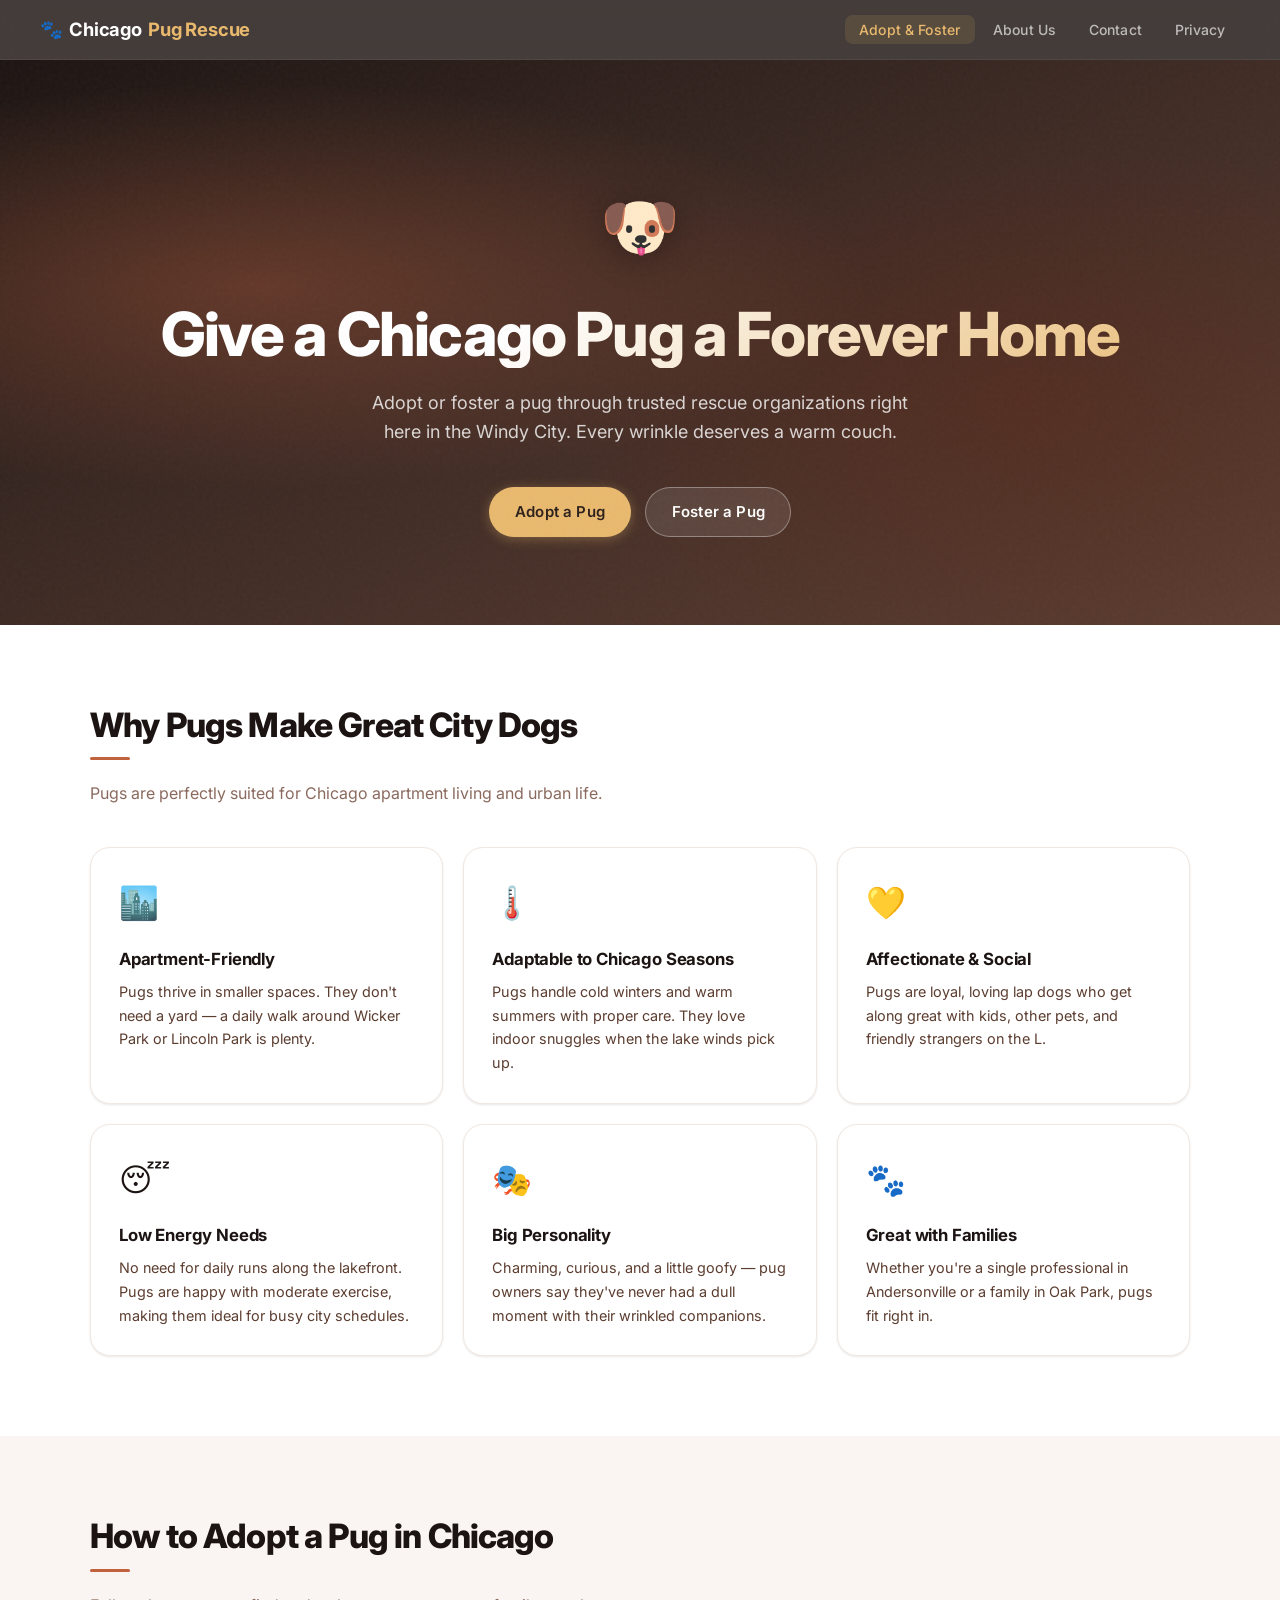
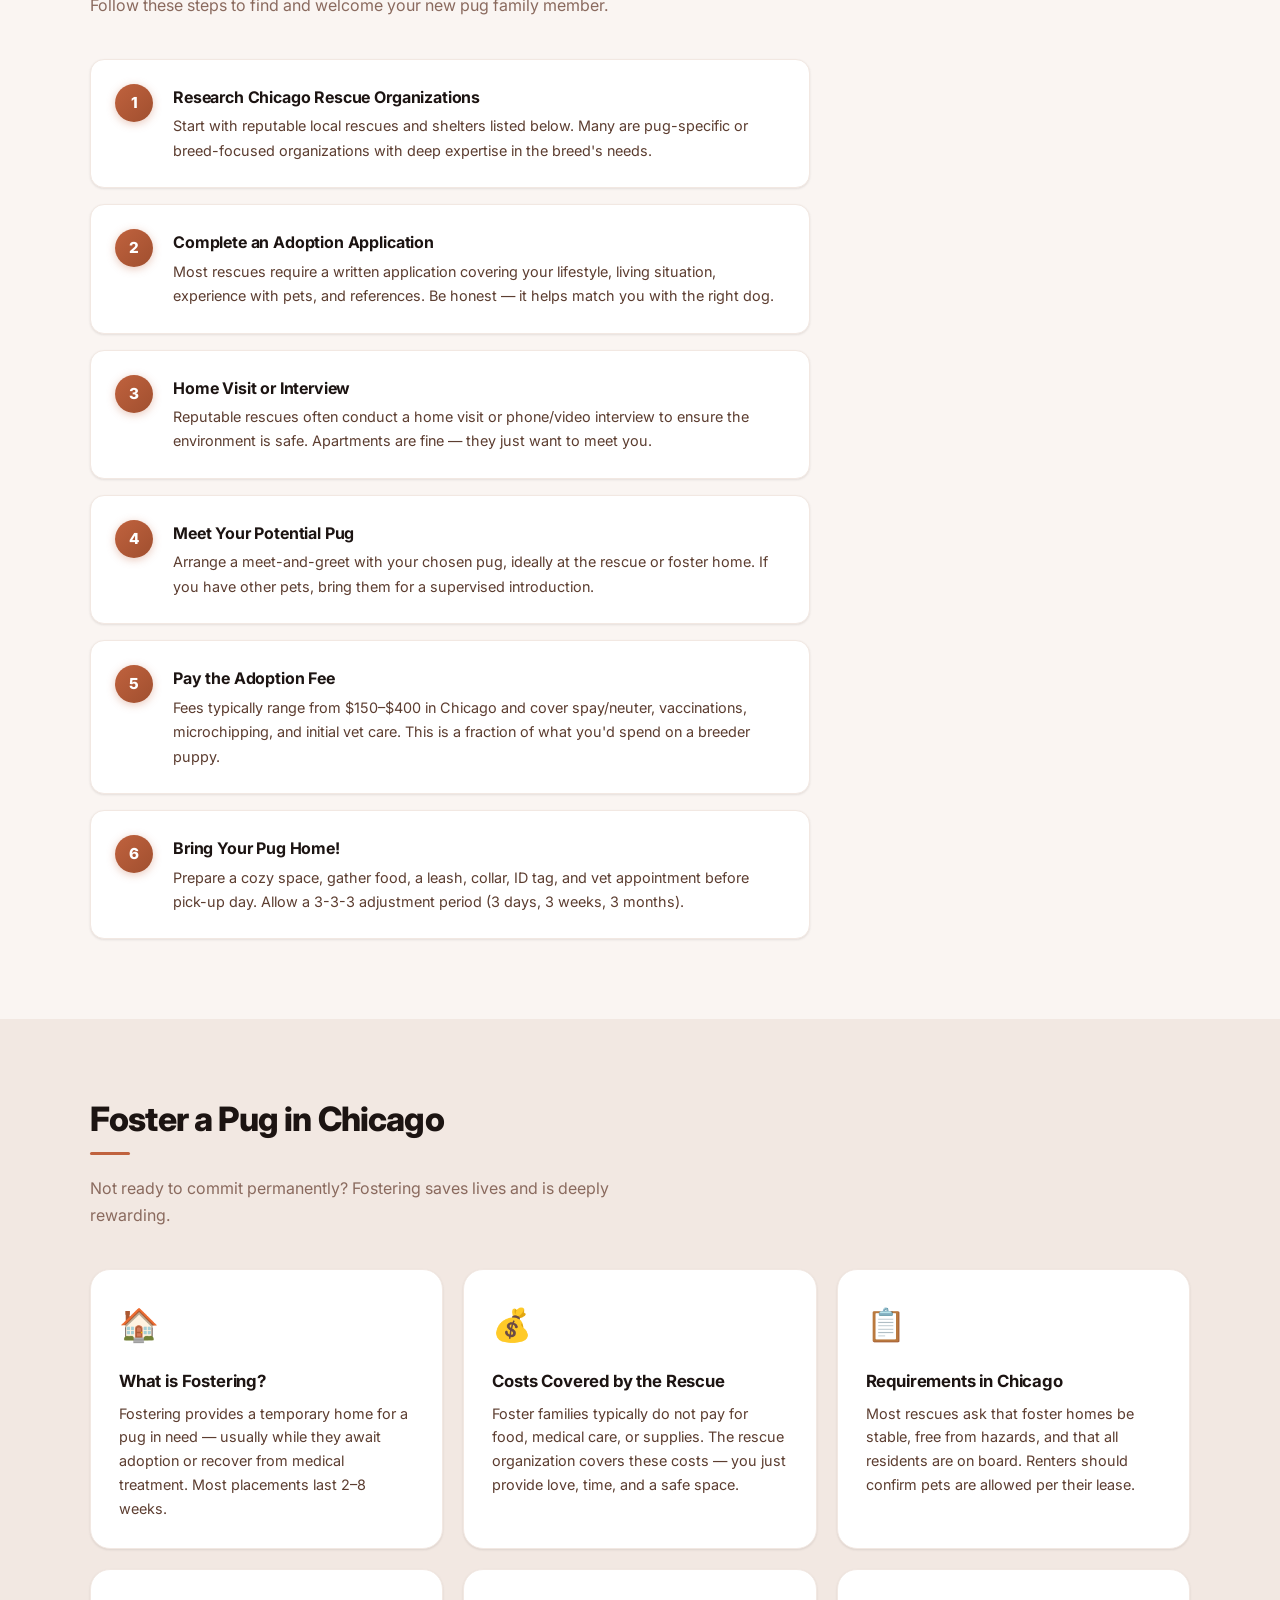
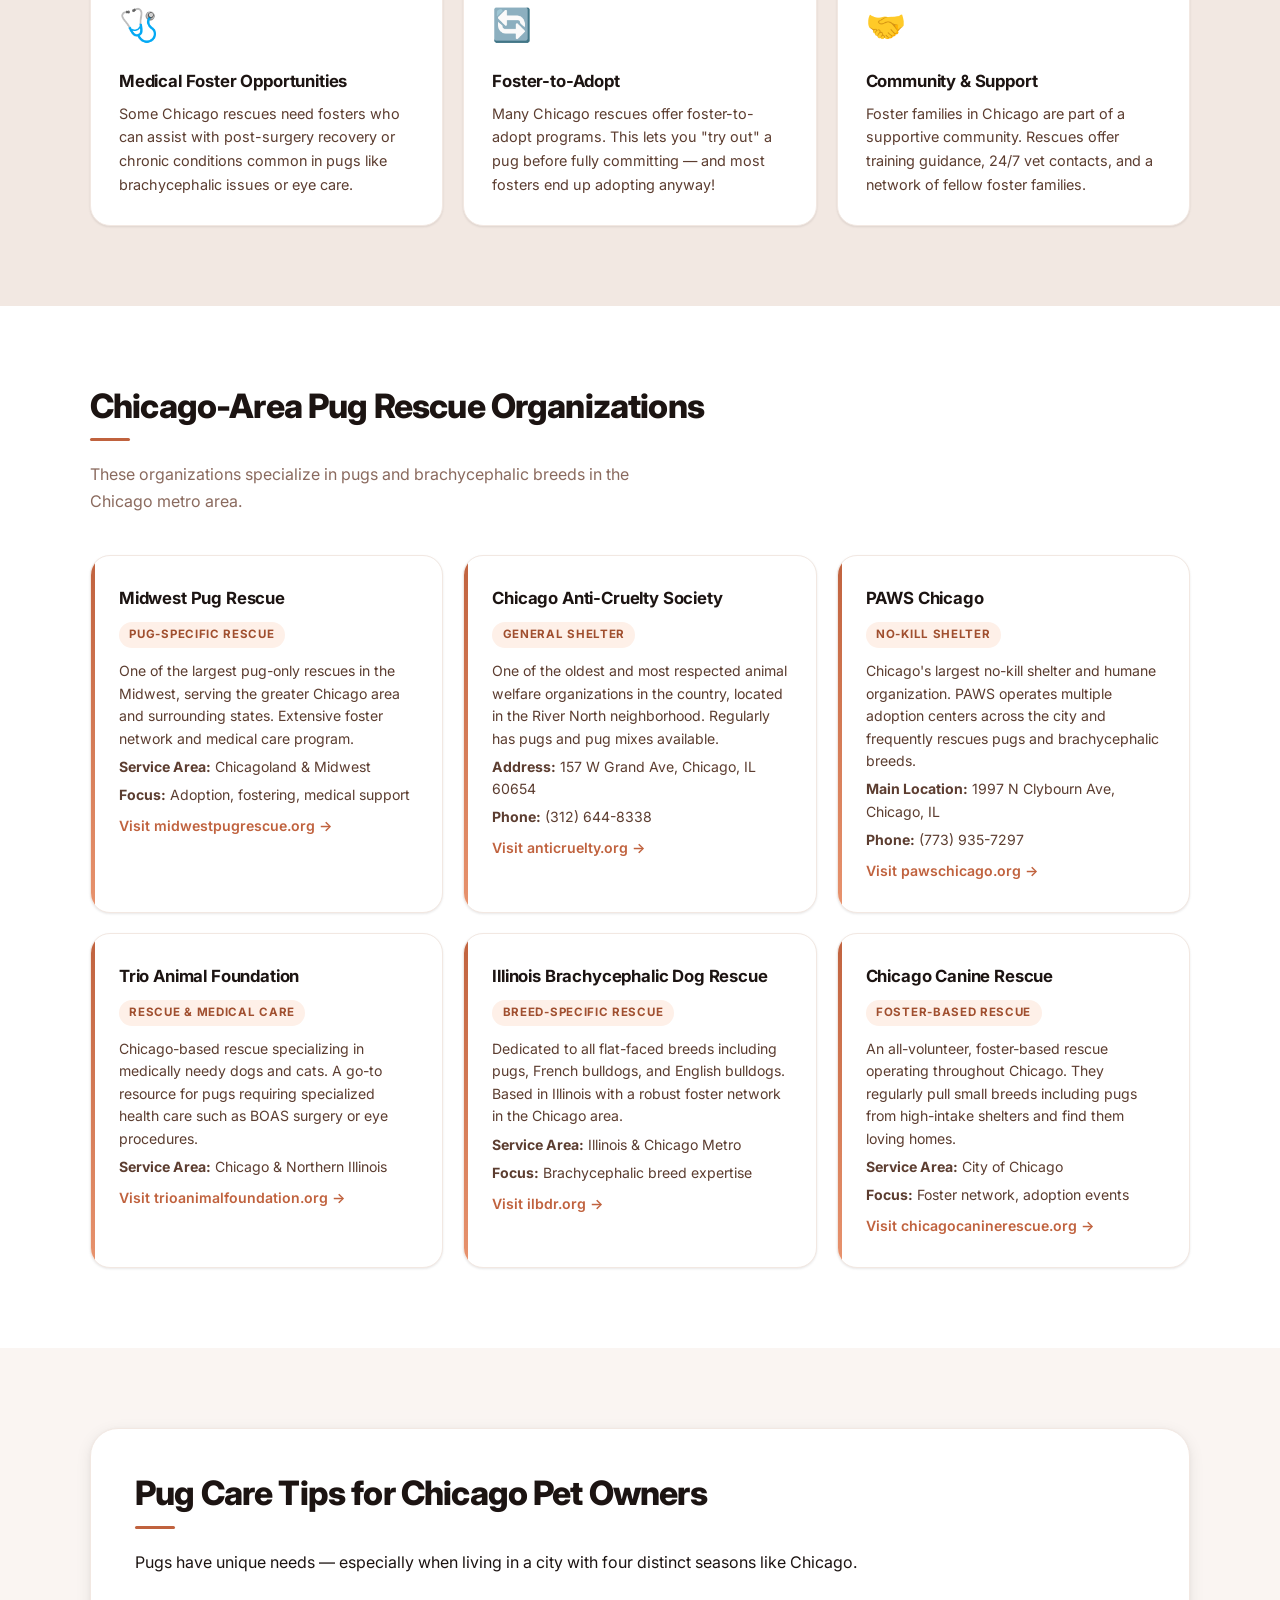
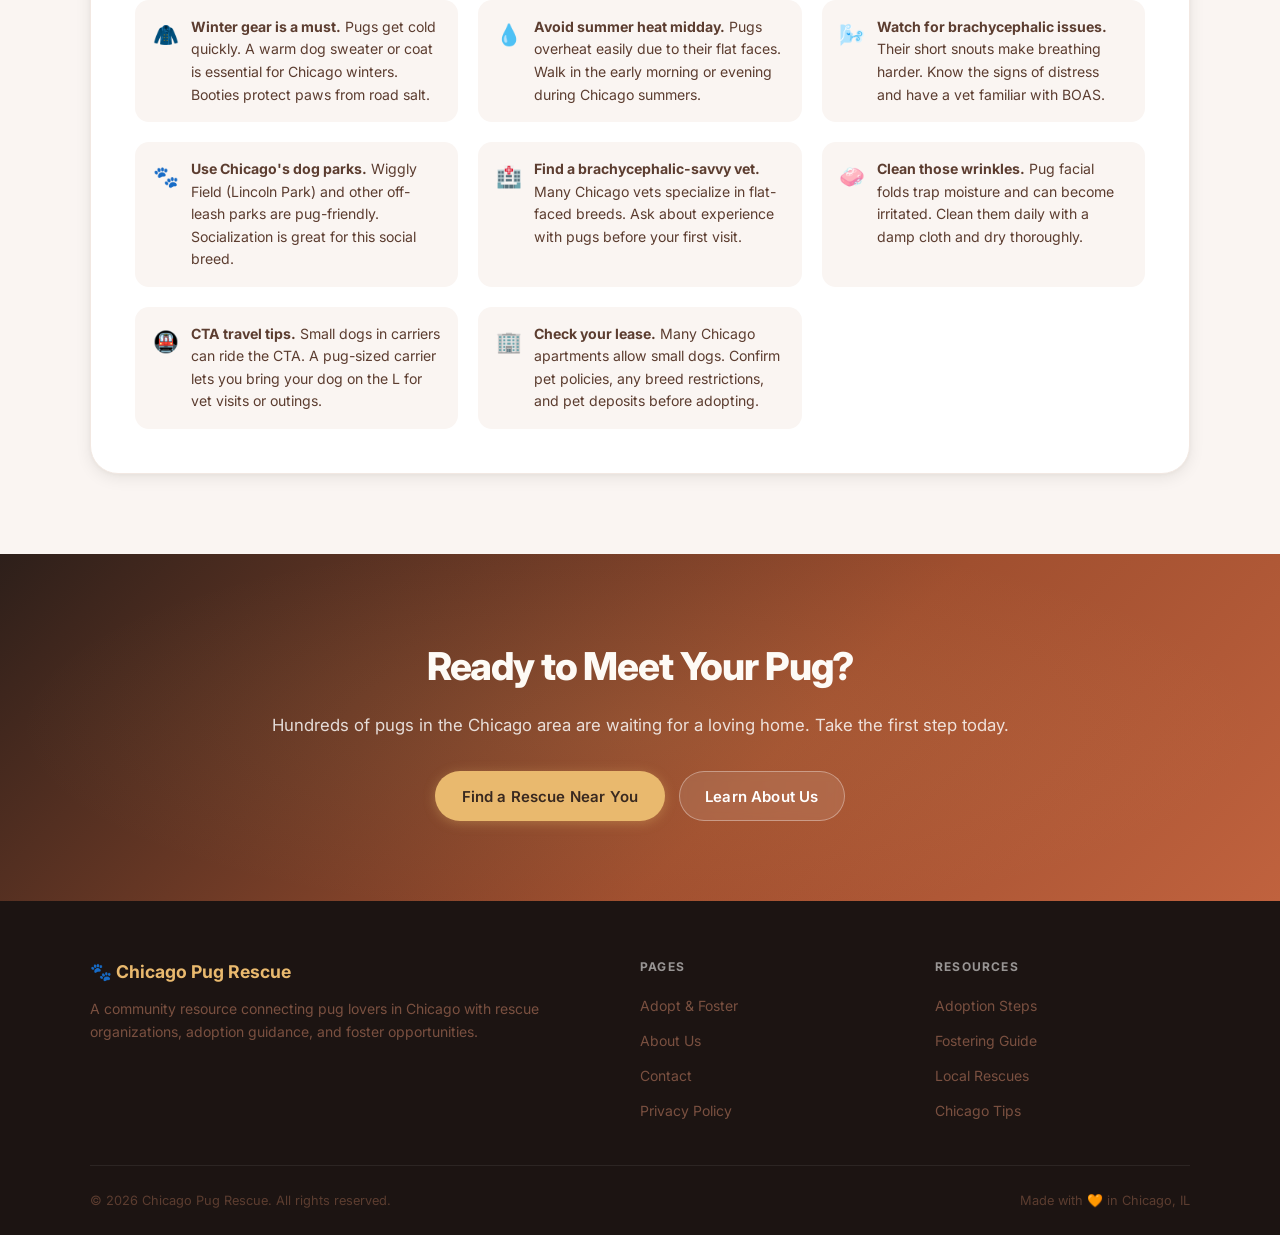
<file: index.html>
<!DOCTYPE html>
<html lang="en">
<head>
  <meta charset="UTF-8" />
  <meta name="viewport" content="width=device-width, initial-scale=1.0" />
  <title>Chicago Pug Rescue &amp; Adoption</title>
  <meta name="description" content="Find your perfect pug companion in Chicago. Learn how to adopt or foster a pug through local Chicago rescue organizations." />
  <link rel="preconnect" href="https://fonts.googleapis.com" />
  <link rel="preconnect" href="https://fonts.gstatic.com" crossorigin />
  <link href="https://fonts.googleapis.com/css2?family=Inter:wght@400;500;600;700;800&display=swap" rel="stylesheet" />
  <link rel="stylesheet" href="styles.css" />
</head>
<body>

  <!-- NAV -->
  <nav>
    <div class="nav-logo">🐾 <span>Chicago</span> Pug Rescue</div>
    <ul class="nav-links">
      <li><a href="index.html" class="active">Adopt &amp; Foster</a></li>
      <li><a href="about.html">About Us</a></li>
      <li><a href="contact.html">Contact</a></li>
      <li><a href="privacy.html">Privacy</a></li>
    </ul>
  </nav>

  <!-- HERO -->
  <header class="hero">
    <span class="hero-emoji">🐶</span>
    <h1>Give a Chicago Pug a Forever Home</h1>
    <p>Adopt or foster a pug through trusted rescue organizations right here in the Windy City. Every wrinkle deserves a warm couch.</p>
    <div class="hero-btns">
      <a href="#adopt" class="btn btn-primary">Adopt a Pug</a>
      <a href="#foster" class="btn btn-secondary">Foster a Pug</a>
    </div>
  </header>

  <!-- WHY PUGS -->
  <section class="bg-white" id="why-pugs">
    <div class="container">
      <h2 class="section-title">Why Pugs Make Great City Dogs</h2>
      <div class="divider"></div>
      <p class="section-subtitle">Pugs are perfectly suited for Chicago apartment living and urban life.</p>
      <div class="cards-grid">
        <div class="card">
          <div class="card-icon">🏙️</div>
          <h3>Apartment-Friendly</h3>
          <p>Pugs thrive in smaller spaces. They don't need a yard — a daily walk around Wicker Park or Lincoln Park is plenty.</p>
        </div>
        <div class="card">
          <div class="card-icon">🌡️</div>
          <h3>Adaptable to Chicago Seasons</h3>
          <p>Pugs handle cold winters and warm summers with proper care. They love indoor snuggles when the lake winds pick up.</p>
        </div>
        <div class="card">
          <div class="card-icon">💛</div>
          <h3>Affectionate &amp; Social</h3>
          <p>Pugs are loyal, loving lap dogs who get along great with kids, other pets, and friendly strangers on the L.</p>
        </div>
        <div class="card">
          <div class="card-icon">😴</div>
          <h3>Low Energy Needs</h3>
          <p>No need for daily runs along the lakefront. Pugs are happy with moderate exercise, making them ideal for busy city schedules.</p>
        </div>
        <div class="card">
          <div class="card-icon">🎭</div>
          <h3>Big Personality</h3>
          <p>Charming, curious, and a little goofy — pug owners say they've never had a dull moment with their wrinkled companions.</p>
        </div>
        <div class="card">
          <div class="card-icon">🐾</div>
          <h3>Great with Families</h3>
          <p>Whether you're a single professional in Andersonville or a family in Oak Park, pugs fit right in.</p>
        </div>
      </div>
    </div>
  </section>

  <!-- ADOPT SECTION -->
  <section class="bg-light" id="adopt">
    <div class="container">
      <h2 class="section-title">How to Adopt a Pug in Chicago</h2>
      <div class="divider"></div>
      <p class="section-subtitle">Follow these steps to find and welcome your new pug family member.</p>
      <ol class="steps-list">
        <li class="step-item">
          <div>
            <h4>Research Chicago Rescue Organizations</h4>
            <p>Start with reputable local rescues and shelters listed below. Many are pug-specific or breed-focused organizations with deep expertise in the breed's needs.</p>
          </div>
        </li>
        <li class="step-item">
          <div>
            <h4>Complete an Adoption Application</h4>
            <p>Most rescues require a written application covering your lifestyle, living situation, experience with pets, and references. Be honest — it helps match you with the right dog.</p>
          </div>
        </li>
        <li class="step-item">
          <div>
            <h4>Home Visit or Interview</h4>
            <p>Reputable rescues often conduct a home visit or phone/video interview to ensure the environment is safe. Apartments are fine — they just want to meet you.</p>
          </div>
        </li>
        <li class="step-item">
          <div>
            <h4>Meet Your Potential Pug</h4>
            <p>Arrange a meet-and-greet with your chosen pug, ideally at the rescue or foster home. If you have other pets, bring them for a supervised introduction.</p>
          </div>
        </li>
        <li class="step-item">
          <div>
            <h4>Pay the Adoption Fee</h4>
            <p>Fees typically range from $150–$400 in Chicago and cover spay/neuter, vaccinations, microchipping, and initial vet care. This is a fraction of what you'd spend on a breeder puppy.</p>
          </div>
        </li>
        <li class="step-item">
          <div>
            <h4>Bring Your Pug Home!</h4>
            <p>Prepare a cozy space, gather food, a leash, collar, ID tag, and vet appointment before pick-up day. Allow a 3-3-3 adjustment period (3 days, 3 weeks, 3 months).</p>
          </div>
        </li>
      </ol>
    </div>
  </section>

  <!-- FOSTER SECTION -->
  <section class="bg-warm" id="foster">
    <div class="container">
      <h2 class="section-title">Foster a Pug in Chicago</h2>
      <div class="divider"></div>
      <p class="section-subtitle">Not ready to commit permanently? Fostering saves lives and is deeply rewarding.</p>
      <div class="cards-grid">
        <div class="card">
          <div class="card-icon">🏠</div>
          <h3>What is Fostering?</h3>
          <p>Fostering provides a temporary home for a pug in need — usually while they await adoption or recover from medical treatment. Most placements last 2–8 weeks.</p>
        </div>
        <div class="card">
          <div class="card-icon">💰</div>
          <h3>Costs Covered by the Rescue</h3>
          <p>Foster families typically do not pay for food, medical care, or supplies. The rescue organization covers these costs — you just provide love, time, and a safe space.</p>
        </div>
        <div class="card">
          <div class="card-icon">📋</div>
          <h3>Requirements in Chicago</h3>
          <p>Most rescues ask that foster homes be stable, free from hazards, and that all residents are on board. Renters should confirm pets are allowed per their lease.</p>
        </div>
        <div class="card">
          <div class="card-icon">🩺</div>
          <h3>Medical Foster Opportunities</h3>
          <p>Some Chicago rescues need fosters who can assist with post-surgery recovery or chronic conditions common in pugs like brachycephalic issues or eye care.</p>
        </div>
        <div class="card">
          <div class="card-icon">🔄</div>
          <h3>Foster-to-Adopt</h3>
          <p>Many Chicago rescues offer foster-to-adopt programs. This lets you "try out" a pug before fully committing — and most fosters end up adopting anyway!</p>
        </div>
        <div class="card">
          <div class="card-icon">🤝</div>
          <h3>Community &amp; Support</h3>
          <p>Foster families in Chicago are part of a supportive community. Rescues offer training guidance, 24/7 vet contacts, and a network of fellow foster families.</p>
        </div>
      </div>
    </div>
  </section>

  <!-- LOCAL ORGS -->
  <section class="bg-white" id="organizations">
    <div class="container">
      <h2 class="section-title">Chicago-Area Pug Rescue Organizations</h2>
      <div class="divider"></div>
      <p class="section-subtitle">These organizations specialize in pugs and brachycephalic breeds in the Chicago metro area.</p>
      <div class="org-list">

        <div class="org-card">
          <h3>Midwest Pug Rescue</h3>
          <span class="org-type">Pug-Specific Rescue</span>
          <p>One of the largest pug-only rescues in the Midwest, serving the greater Chicago area and surrounding states. Extensive foster network and medical care program.</p>
          <p><strong>Service Area:</strong> Chicagoland &amp; Midwest</p>
          <p><strong>Focus:</strong> Adoption, fostering, medical support</p>
          <a href="https://www.midwestpugrescue.org" target="_blank" rel="noopener">Visit midwestpugrescue.org &rarr;</a>
        </div>

        <div class="org-card">
          <h3>Chicago Anti-Cruelty Society</h3>
          <span class="org-type">General Shelter</span>
          <p>One of the oldest and most respected animal welfare organizations in the country, located in the River North neighborhood. Regularly has pugs and pug mixes available.</p>
          <p><strong>Address:</strong> 157 W Grand Ave, Chicago, IL 60654</p>
          <p><strong>Phone:</strong> (312) 644-8338</p>
          <a href="https://www.anticruelty.org" target="_blank" rel="noopener">Visit anticruelty.org &rarr;</a>
        </div>

        <div class="org-card">
          <h3>PAWS Chicago</h3>
          <span class="org-type">No-Kill Shelter</span>
          <p>Chicago's largest no-kill shelter and humane organization. PAWS operates multiple adoption centers across the city and frequently rescues pugs and brachycephalic breeds.</p>
          <p><strong>Main Location:</strong> 1997 N Clybourn Ave, Chicago, IL</p>
          <p><strong>Phone:</strong> (773) 935-7297</p>
          <a href="https://www.pawschicago.org" target="_blank" rel="noopener">Visit pawschicago.org &rarr;</a>
        </div>

        <div class="org-card">
          <h3>Trio Animal Foundation</h3>
          <span class="org-type">Rescue &amp; Medical Care</span>
          <p>Chicago-based rescue specializing in medically needy dogs and cats. A go-to resource for pugs requiring specialized health care such as BOAS surgery or eye procedures.</p>
          <p><strong>Service Area:</strong> Chicago &amp; Northern Illinois</p>
          <a href="https://www.trioanimalfoundation.org" target="_blank" rel="noopener">Visit trioanimalfoundation.org &rarr;</a>
        </div>

        <div class="org-card">
          <h3>Illinois Brachycephalic Dog Rescue</h3>
          <span class="org-type">Breed-Specific Rescue</span>
          <p>Dedicated to all flat-faced breeds including pugs, French bulldogs, and English bulldogs. Based in Illinois with a robust foster network in the Chicago area.</p>
          <p><strong>Service Area:</strong> Illinois &amp; Chicago Metro</p>
          <p><strong>Focus:</strong> Brachycephalic breed expertise</p>
          <a href="https://www.ilbdr.org" target="_blank" rel="noopener">Visit ilbdr.org &rarr;</a>
        </div>

        <div class="org-card">
          <h3>Chicago Canine Rescue</h3>
          <span class="org-type">Foster-Based Rescue</span>
          <p>An all-volunteer, foster-based rescue operating throughout Chicago. They regularly pull small breeds including pugs from high-intake shelters and find them loving homes.</p>
          <p><strong>Service Area:</strong> City of Chicago</p>
          <p><strong>Focus:</strong> Foster network, adoption events</p>
          <a href="https://www.chicagocaninerescue.org" target="_blank" rel="noopener">Visit chicagocaninerescue.org &rarr;</a>
        </div>

      </div>
    </div>
  </section>

  <!-- CHICAGO TIPS -->
  <section class="bg-light" id="chicago-tips">
    <div class="container">
      <div class="tips-box">
        <h2 class="section-title">Pug Care Tips for Chicago Pet Owners</h2>
        <div class="divider"></div>
        <p>Pugs have unique needs — especially when living in a city with four distinct seasons like Chicago.</p>
        <div class="tips-grid">
          <div class="tip-item">
            <span class="tip-icon">🧥</span>
            <p><strong>Winter gear is a must.</strong> Pugs get cold quickly. A warm dog sweater or coat is essential for Chicago winters. Booties protect paws from road salt.</p>
          </div>
          <div class="tip-item">
            <span class="tip-icon">💧</span>
            <p><strong>Avoid summer heat midday.</strong> Pugs overheat easily due to their flat faces. Walk in the early morning or evening during Chicago summers.</p>
          </div>
          <div class="tip-item">
            <span class="tip-icon">🌬️</span>
            <p><strong>Watch for brachycephalic issues.</strong> Their short snouts make breathing harder. Know the signs of distress and have a vet familiar with BOAS.</p>
          </div>
          <div class="tip-item">
            <span class="tip-icon">🐾</span>
            <p><strong>Use Chicago's dog parks.</strong> Wiggly Field (Lincoln Park) and other off-leash parks are pug-friendly. Socialization is great for this social breed.</p>
          </div>
          <div class="tip-item">
            <span class="tip-icon">🏥</span>
            <p><strong>Find a brachycephalic-savvy vet.</strong> Many Chicago vets specialize in flat-faced breeds. Ask about experience with pugs before your first visit.</p>
          </div>
          <div class="tip-item">
            <span class="tip-icon">🧼</span>
            <p><strong>Clean those wrinkles.</strong> Pug facial folds trap moisture and can become irritated. Clean them daily with a damp cloth and dry thoroughly.</p>
          </div>
          <div class="tip-item">
            <span class="tip-icon">🚇</span>
            <p><strong>CTA travel tips.</strong> Small dogs in carriers can ride the CTA. A pug-sized carrier lets you bring your dog on the L for vet visits or outings.</p>
          </div>
          <div class="tip-item">
            <span class="tip-icon">🏢</span>
            <p><strong>Check your lease.</strong> Many Chicago apartments allow small dogs. Confirm pet policies, any breed restrictions, and pet deposits before adopting.</p>
          </div>
        </div>
      </div>
    </div>
  </section>

  <!-- CTA BANNER -->
  <div class="cta-banner">
    <div class="container">
      <h2>Ready to Meet Your Pug?</h2>
      <p>Hundreds of pugs in the Chicago area are waiting for a loving home. Take the first step today.</p>
      <div class="hero-btns">
        <a href="#organizations" class="btn btn-primary">Find a Rescue Near You</a>
        <a href="about.html" class="btn btn-secondary">Learn About Us</a>
      </div>
    </div>
  </div>

  <!-- FOOTER -->
  <footer>
    <div class="footer-inner">
      <div>
        <div class="footer-brand">🐾 Chicago Pug Rescue</div>
        <p>A community resource connecting pug lovers in Chicago with rescue organizations, adoption guidance, and foster opportunities.</p>
      </div>
      <div>
        <h4>Pages</h4>
        <ul class="footer-links">
          <li><a href="index.html">Adopt &amp; Foster</a></li>
          <li><a href="about.html">About Us</a></li>
          <li><a href="contact.html">Contact</a></li>
          <li><a href="privacy.html">Privacy Policy</a></li>
        </ul>
      </div>
      <div>
        <h4>Resources</h4>
        <ul class="footer-links">
          <li><a href="#adopt">Adoption Steps</a></li>
          <li><a href="#foster">Fostering Guide</a></li>
          <li><a href="#organizations">Local Rescues</a></li>
          <li><a href="#chicago-tips">Chicago Tips</a></li>
        </ul>
      </div>
    </div>
    <div class="footer-bottom">
      <span>&copy; 2026 Chicago Pug Rescue. All rights reserved.</span>
      <span>Made with 🧡 in Chicago, IL</span>
    </div>
  </footer>

</body>
</html>
</file>
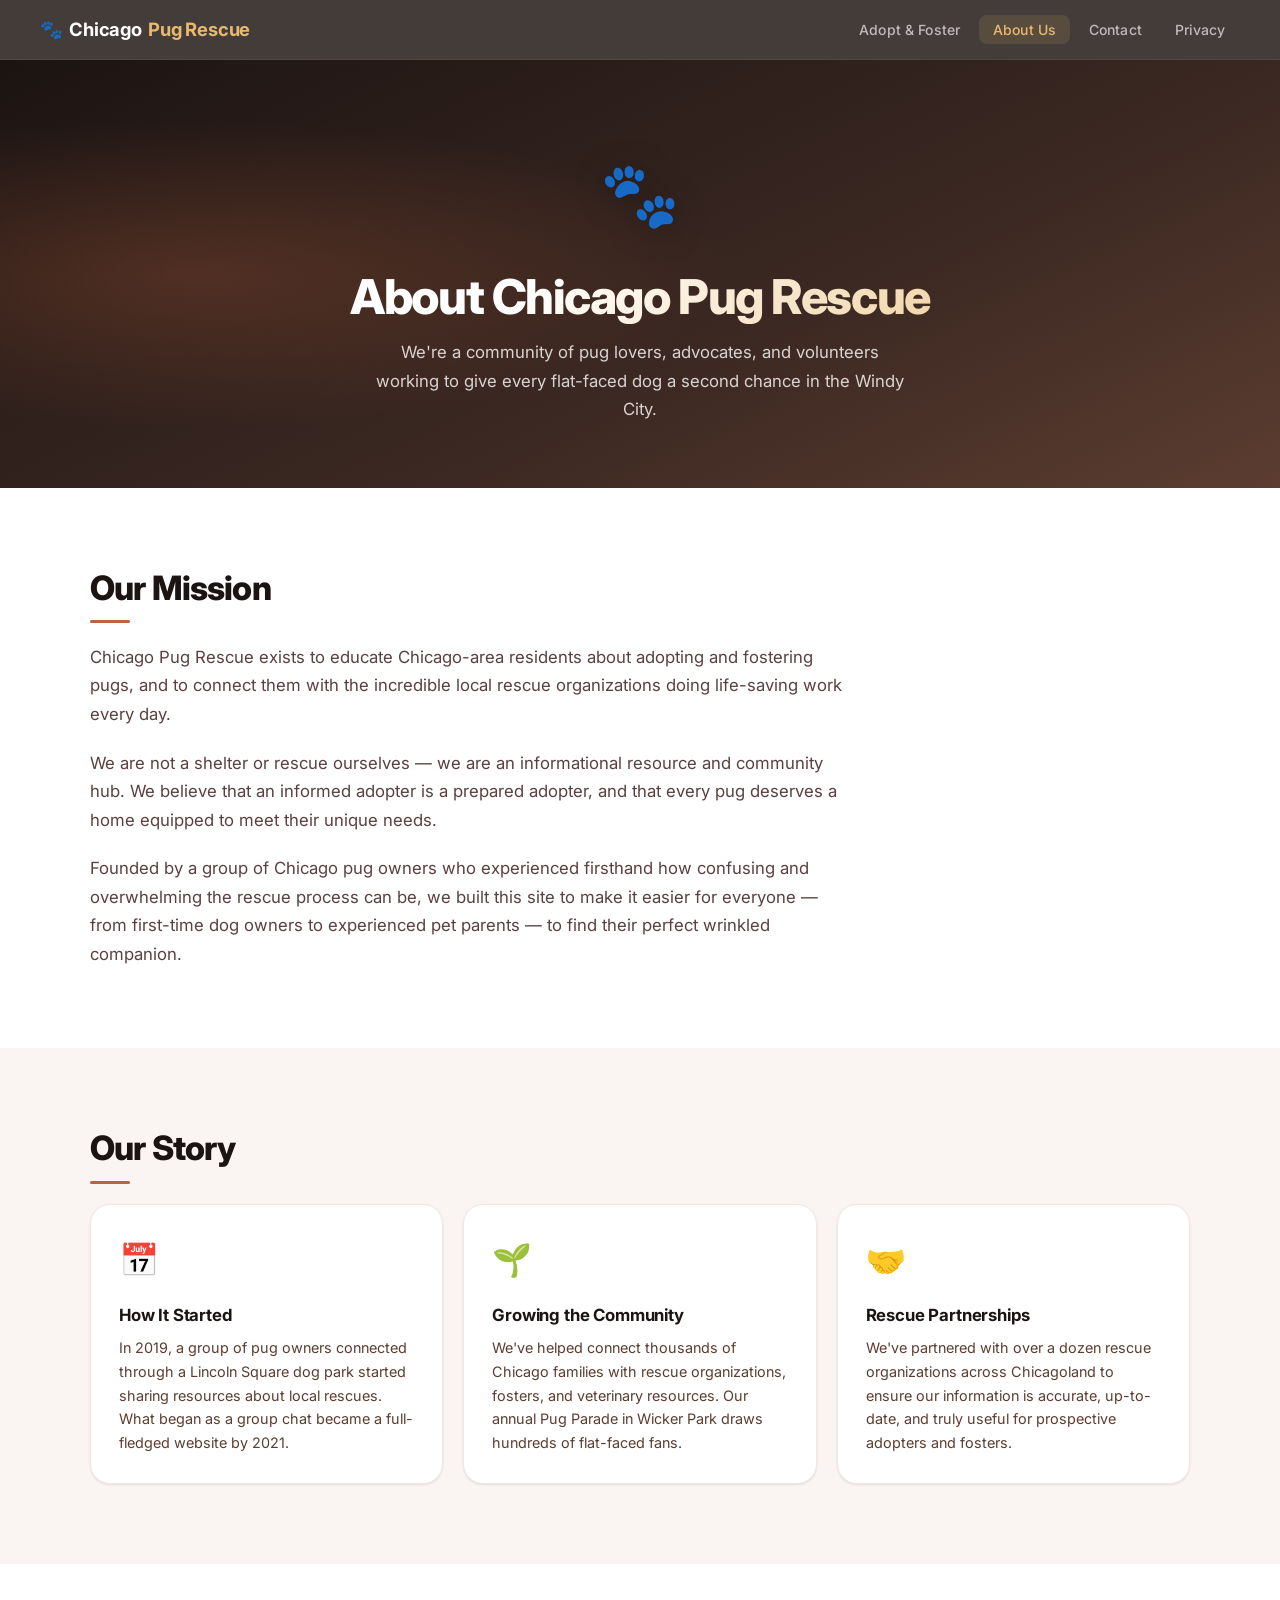
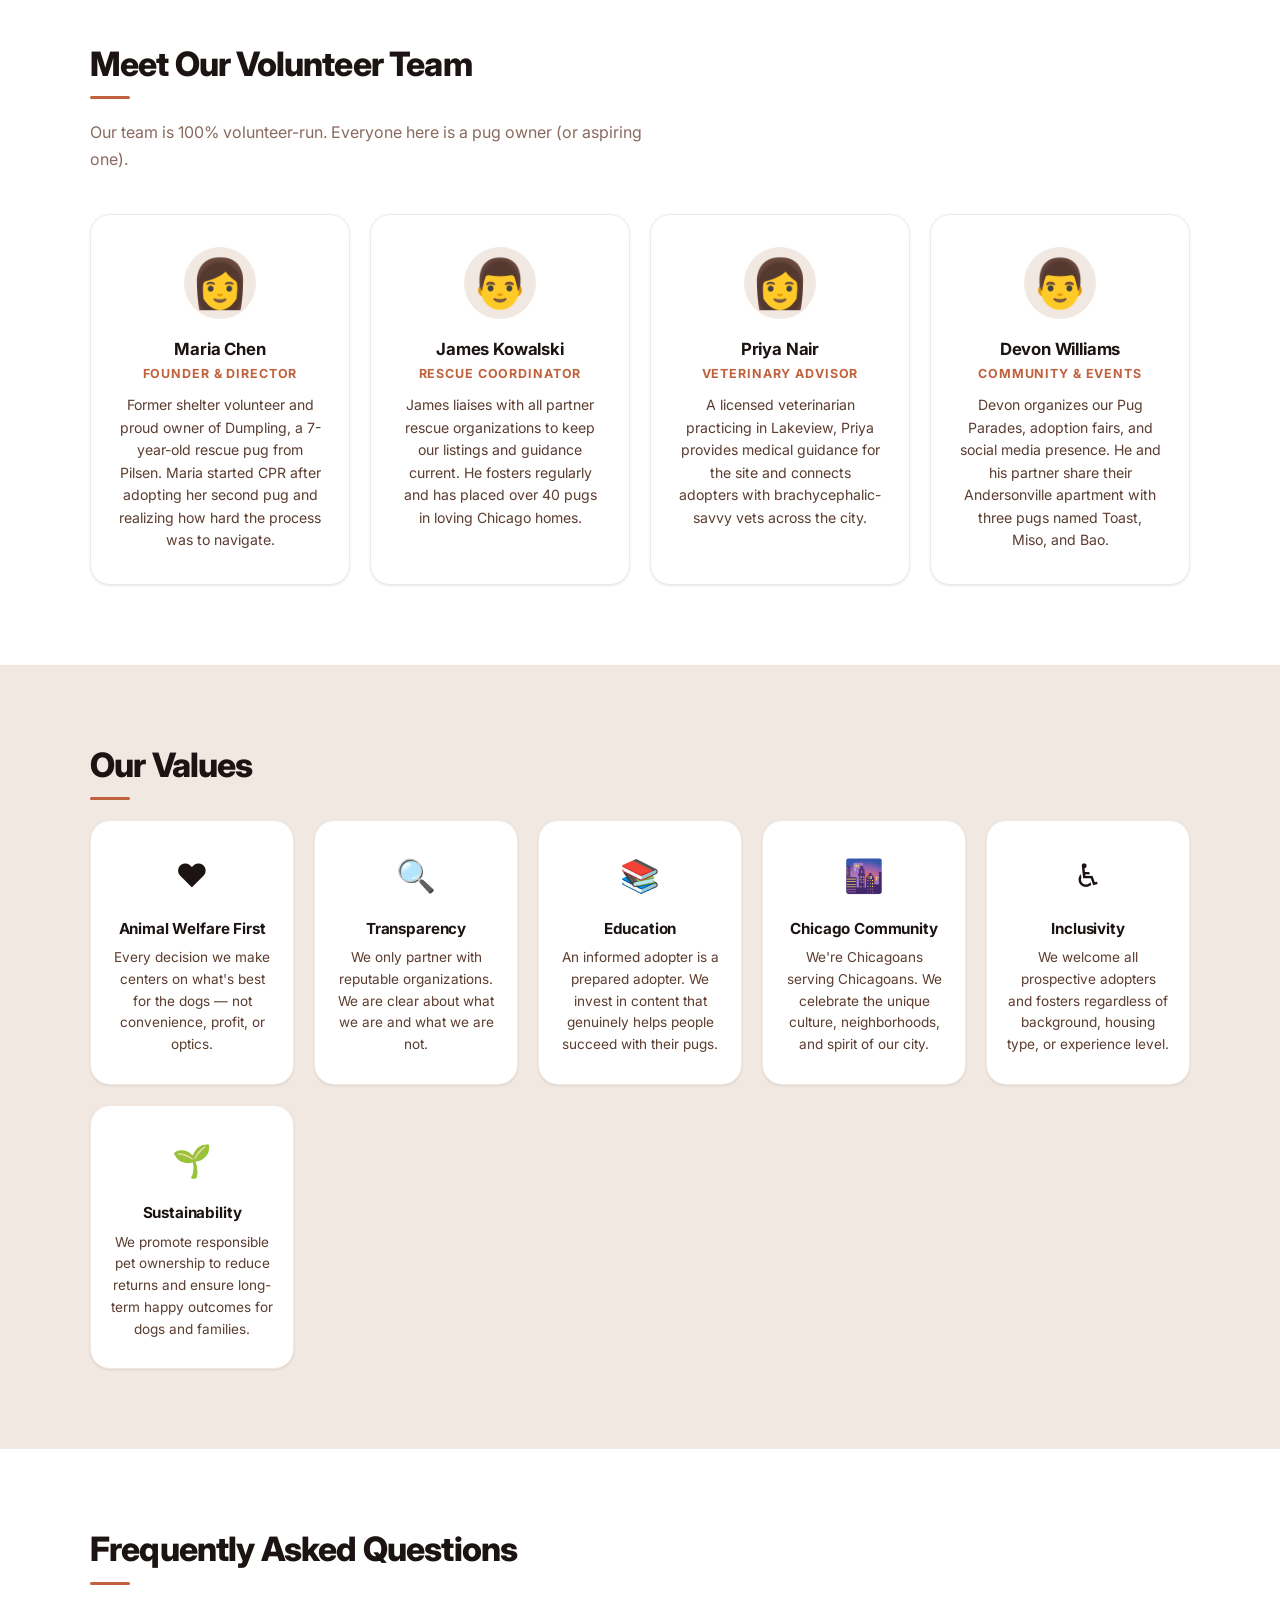
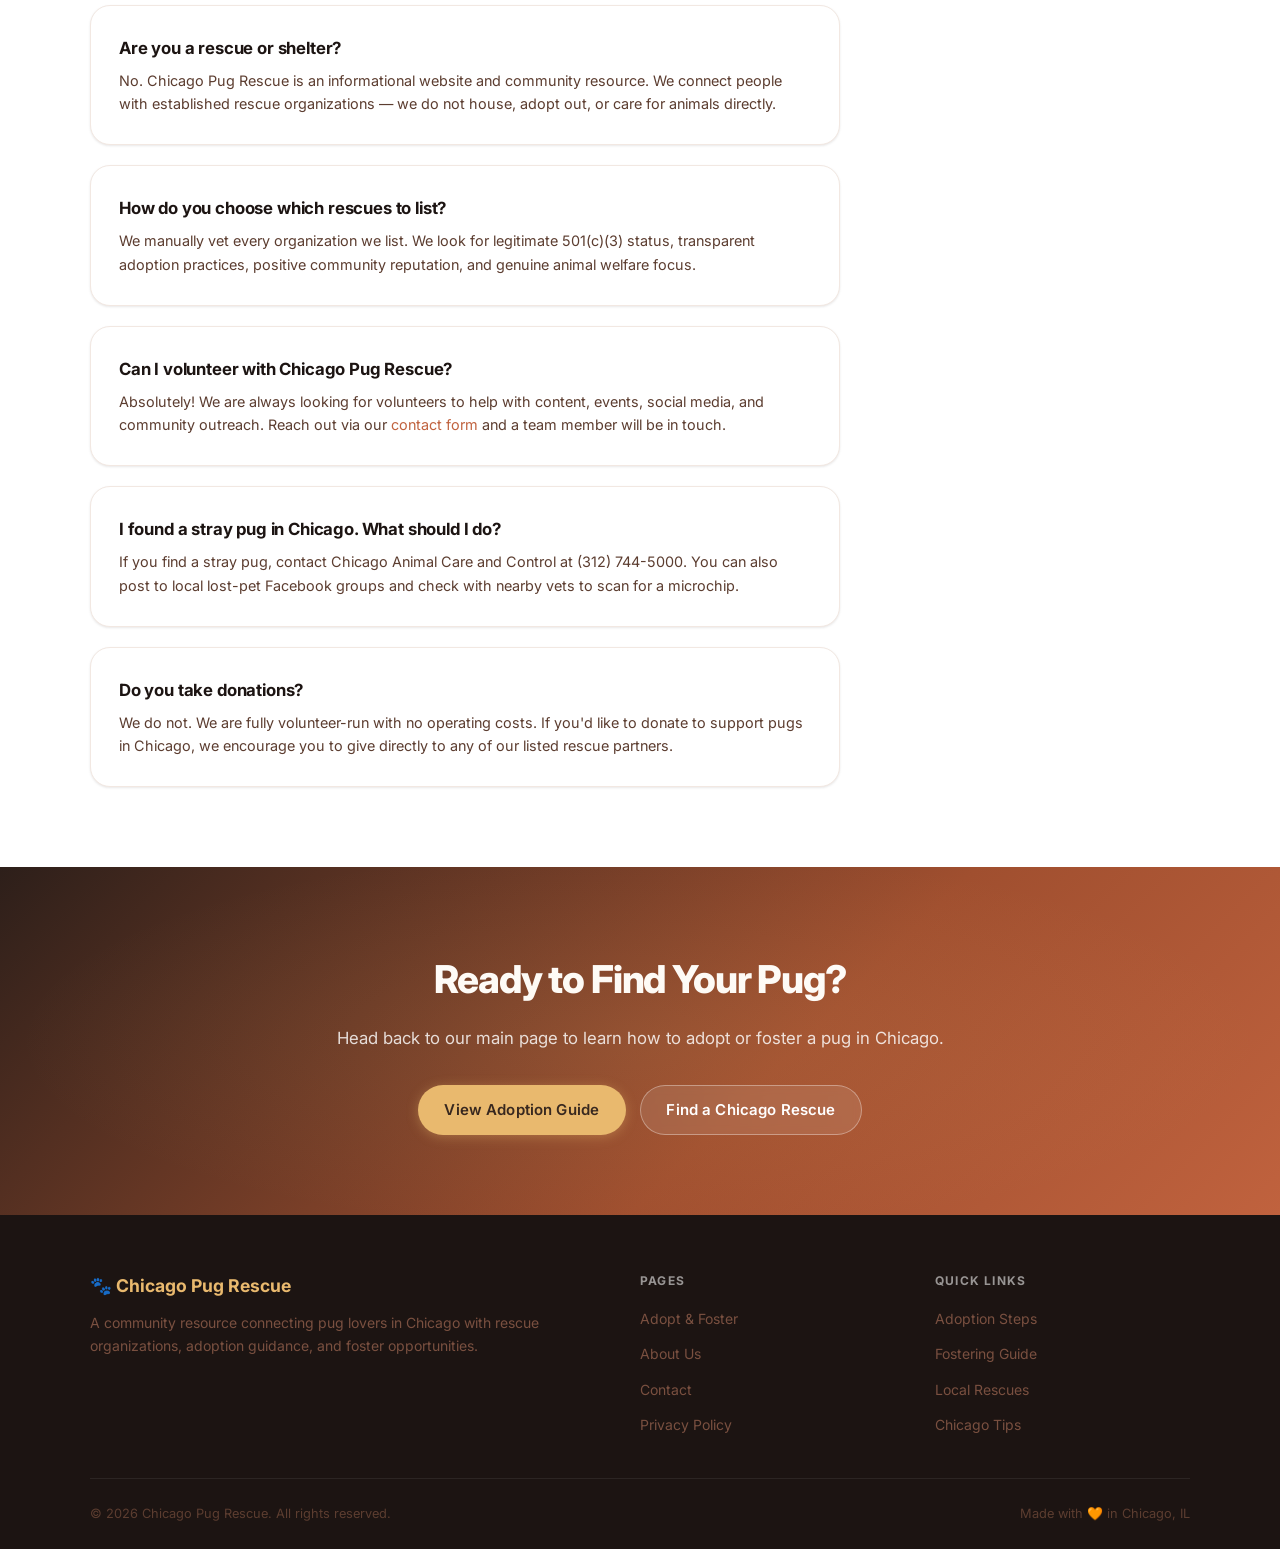
<file: about.html>
<!DOCTYPE html>
<html lang="en">
<head>
  <meta charset="UTF-8" />
  <meta name="viewport" content="width=device-width, initial-scale=1.0" />
  <title>About Us | Chicago Pug Rescue</title>
  <meta name="description" content="Learn about the Chicago Pug Rescue team — passionate pug lovers dedicated to connecting dogs in need with loving Chicago families." />
  <link rel="preconnect" href="https://fonts.googleapis.com" />
  <link rel="preconnect" href="https://fonts.gstatic.com" crossorigin />
  <link href="https://fonts.googleapis.com/css2?family=Inter:wght@400;500;600;700;800&display=swap" rel="stylesheet" />
  <link rel="stylesheet" href="styles.css" />
</head>
<body>

  <!-- NAV -->
  <nav>
    <div class="nav-logo">🐾 <span>Chicago</span> Pug Rescue</div>
    <ul class="nav-links">
      <li><a href="index.html">Adopt &amp; Foster</a></li>
      <li><a href="about.html" class="active">About Us</a></li>
      <li><a href="contact.html">Contact</a></li>
      <li><a href="privacy.html">Privacy</a></li>
    </ul>
  </nav>

  <!-- HERO -->
  <header class="about-hero">
    <span class="hero-emoji">🐾</span>
    <h1>About Chicago Pug Rescue</h1>
    <p>We're a community of pug lovers, advocates, and volunteers working to give every flat-faced dog a second chance in the Windy City.</p>
  </header>

  <!-- MISSION -->
  <section class="bg-white">
    <div class="container">
      <h2 class="section-title">Our Mission</h2>
      <div class="divider"></div>
      <p style="max-width:760px; color:#5a4040; font-size:1.05rem; margin-bottom:1.25rem;">
        Chicago Pug Rescue exists to educate Chicago-area residents about adopting and fostering pugs, and to connect them with the incredible local rescue organizations doing life-saving work every day.
      </p>
      <p style="max-width:760px; color:#5a4040; font-size:1.05rem; margin-bottom:1.25rem;">
        We are not a shelter or rescue ourselves — we are an informational resource and community hub. We believe that an informed adopter is a prepared adopter, and that every pug deserves a home equipped to meet their unique needs.
      </p>
      <p style="max-width:760px; color:#5a4040; font-size:1.05rem;">
        Founded by a group of Chicago pug owners who experienced firsthand how confusing and overwhelming the rescue process can be, we built this site to make it easier for everyone — from first-time dog owners to experienced pet parents — to find their perfect wrinkled companion.
      </p>
    </div>
  </section>

  <!-- OUR STORY -->
  <section class="bg-light">
    <div class="container">
      <h2 class="section-title">Our Story</h2>
      <div class="divider"></div>
      <div class="cards-grid">
        <div class="card">
          <div class="card-icon">📅</div>
          <h3>How It Started</h3>
          <p>In 2019, a group of pug owners connected through a Lincoln Square dog park started sharing resources about local rescues. What began as a group chat became a full-fledged website by 2021.</p>
        </div>
        <div class="card">
          <div class="card-icon">🌱</div>
          <h3>Growing the Community</h3>
          <p>We've helped connect thousands of Chicago families with rescue organizations, fosters, and veterinary resources. Our annual Pug Parade in Wicker Park draws hundreds of flat-faced fans.</p>
        </div>
        <div class="card">
          <div class="card-icon">🤝</div>
          <h3>Rescue Partnerships</h3>
          <p>We've partnered with over a dozen rescue organizations across Chicagoland to ensure our information is accurate, up-to-date, and truly useful for prospective adopters and fosters.</p>
        </div>
      </div>
    </div>
  </section>

  <!-- TEAM -->
  <section class="bg-white">
    <div class="container">
      <h2 class="section-title">Meet Our Volunteer Team</h2>
      <div class="divider"></div>
      <p class="section-subtitle">Our team is 100% volunteer-run. Everyone here is a pug owner (or aspiring one).</p>
      <div class="team-grid">
        <div class="team-card">
          <div class="team-avatar">👩</div>
          <h3>Maria Chen</h3>
          <div class="role">Founder &amp; Director</div>
          <p>Former shelter volunteer and proud owner of Dumpling, a 7-year-old rescue pug from Pilsen. Maria started CPR after adopting her second pug and realizing how hard the process was to navigate.</p>
        </div>
        <div class="team-card">
          <div class="team-avatar">👨</div>
          <h3>James Kowalski</h3>
          <div class="role">Rescue Coordinator</div>
          <p>James liaises with all partner rescue organizations to keep our listings and guidance current. He fosters regularly and has placed over 40 pugs in loving Chicago homes.</p>
        </div>
        <div class="team-card">
          <div class="team-avatar">👩</div>
          <h3>Priya Nair</h3>
          <div class="role">Veterinary Advisor</div>
          <p>A licensed veterinarian practicing in Lakeview, Priya provides medical guidance for the site and connects adopters with brachycephalic-savvy vets across the city.</p>
        </div>
        <div class="team-card">
          <div class="team-avatar">👨</div>
          <h3>Devon Williams</h3>
          <div class="role">Community &amp; Events</div>
          <p>Devon organizes our Pug Parades, adoption fairs, and social media presence. He and his partner share their Andersonville apartment with three pugs named Toast, Miso, and Bao.</p>
        </div>
      </div>
    </div>
  </section>

  <!-- VALUES -->
  <section class="bg-warm">
    <div class="container">
      <h2 class="section-title">Our Values</h2>
      <div class="divider"></div>
      <div class="values-grid">
        <div class="value-item">
          <div class="v-icon">❤️</div>
          <h4>Animal Welfare First</h4>
          <p>Every decision we make centers on what's best for the dogs — not convenience, profit, or optics.</p>
        </div>
        <div class="value-item">
          <div class="v-icon">🔍</div>
          <h4>Transparency</h4>
          <p>We only partner with reputable organizations. We are clear about what we are and what we are not.</p>
        </div>
        <div class="value-item">
          <div class="v-icon">📚</div>
          <h4>Education</h4>
          <p>An informed adopter is a prepared adopter. We invest in content that genuinely helps people succeed with their pugs.</p>
        </div>
        <div class="value-item">
          <div class="v-icon">🌆</div>
          <h4>Chicago Community</h4>
          <p>We're Chicagoans serving Chicagoans. We celebrate the unique culture, neighborhoods, and spirit of our city.</p>
        </div>
        <div class="value-item">
          <div class="v-icon">♿</div>
          <h4>Inclusivity</h4>
          <p>We welcome all prospective adopters and fosters regardless of background, housing type, or experience level.</p>
        </div>
        <div class="value-item">
          <div class="v-icon">🌱</div>
          <h4>Sustainability</h4>
          <p>We promote responsible pet ownership to reduce returns and ensure long-term happy outcomes for dogs and families.</p>
        </div>
      </div>
    </div>
  </section>

  <!-- FAQs -->
  <section class="bg-white">
    <div class="container">
      <h2 class="section-title">Frequently Asked Questions</h2>
      <div class="divider"></div>
      <div style="max-width:750px; display:flex; flex-direction:column; gap:1.25rem;">

        <div class="card">
          <h3>Are you a rescue or shelter?</h3>
          <p>No. Chicago Pug Rescue is an informational website and community resource. We connect people with established rescue organizations — we do not house, adopt out, or care for animals directly.</p>
        </div>

        <div class="card">
          <h3>How do you choose which rescues to list?</h3>
          <p>We manually vet every organization we list. We look for legitimate 501(c)(3) status, transparent adoption practices, positive community reputation, and genuine animal welfare focus.</p>
        </div>

        <div class="card">
          <h3>Can I volunteer with Chicago Pug Rescue?</h3>
          <p>Absolutely! We are always looking for volunteers to help with content, events, social media, and community outreach. Reach out via our <a href="contact.html">contact form</a> and a team member will be in touch.</p>
        </div>

        <div class="card">
          <h3>I found a stray pug in Chicago. What should I do?</h3>
          <p>If you find a stray pug, contact Chicago Animal Care and Control at (312) 744-5000. You can also post to local lost-pet Facebook groups and check with nearby vets to scan for a microchip.</p>
        </div>

        <div class="card">
          <h3>Do you take donations?</h3>
          <p>We do not. We are fully volunteer-run with no operating costs. If you'd like to donate to support pugs in Chicago, we encourage you to give directly to any of our listed rescue partners.</p>
        </div>

      </div>
    </div>
  </section>

  <!-- CTA -->
  <div class="cta-banner">
    <div class="container">
      <h2>Ready to Find Your Pug?</h2>
      <p>Head back to our main page to learn how to adopt or foster a pug in Chicago.</p>
      <div class="hero-btns">
        <a href="index.html" class="btn btn-primary">View Adoption Guide</a>
        <a href="index.html#organizations" class="btn btn-secondary">Find a Chicago Rescue</a>
      </div>
    </div>
  </div>

  <!-- FOOTER -->
  <footer>
    <div class="footer-inner">
      <div>
        <div class="footer-brand">🐾 Chicago Pug Rescue</div>
        <p>A community resource connecting pug lovers in Chicago with rescue organizations, adoption guidance, and foster opportunities.</p>
      </div>
      <div>
        <h4>Pages</h4>
        <ul class="footer-links">
          <li><a href="index.html">Adopt &amp; Foster</a></li>
          <li><a href="about.html">About Us</a></li>
          <li><a href="contact.html">Contact</a></li>
          <li><a href="privacy.html">Privacy Policy</a></li>
        </ul>
      </div>
      <div>
        <h4>Quick Links</h4>
        <ul class="footer-links">
          <li><a href="index.html#adopt">Adoption Steps</a></li>
          <li><a href="index.html#foster">Fostering Guide</a></li>
          <li><a href="index.html#organizations">Local Rescues</a></li>
          <li><a href="index.html#chicago-tips">Chicago Tips</a></li>
        </ul>
      </div>
    </div>
    <div class="footer-bottom">
      <span>&copy; 2026 Chicago Pug Rescue. All rights reserved.</span>
      <span>Made with 🧡 in Chicago, IL</span>
    </div>
  </footer>

</body>
</html>
</file>
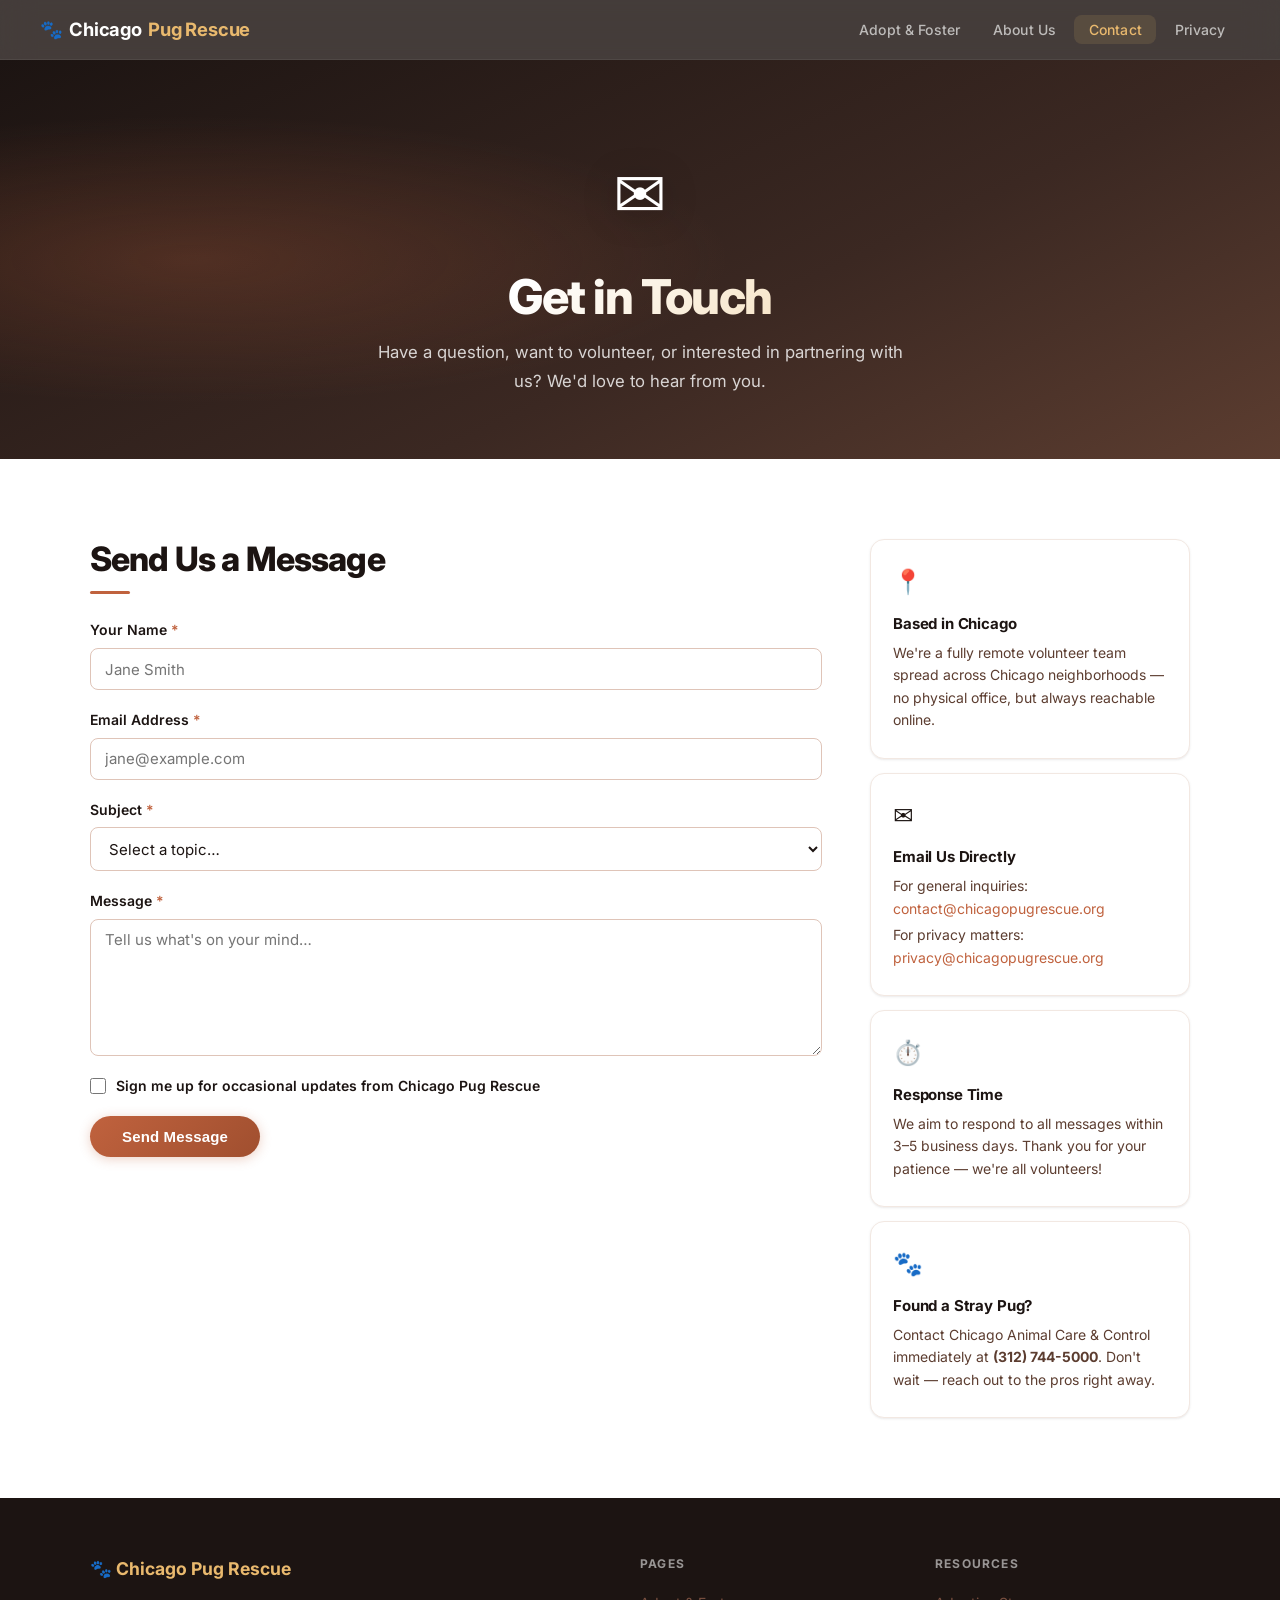
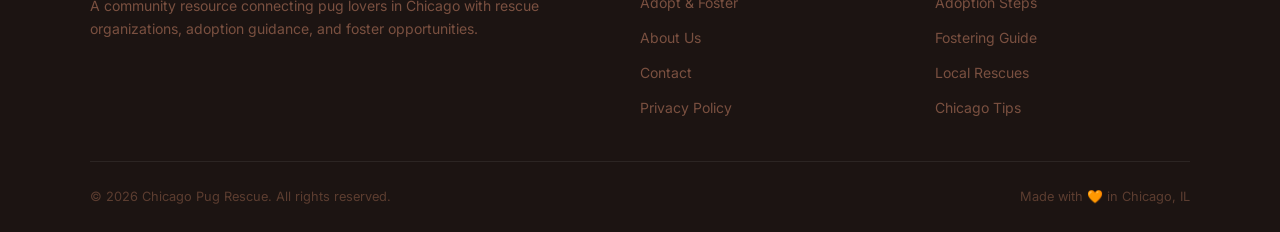
<file: contact.html>
<!DOCTYPE html>
<html lang="en">
<head>
  <meta charset="UTF-8" />
  <meta name="viewport" content="width=device-width, initial-scale=1.0" />
  <title>Contact Us | Chicago Pug Rescue</title>
  <meta name="description" content="Get in touch with the Chicago Pug Rescue team — for volunteer inquiries, partnership questions, or general feedback." />
  <link rel="preconnect" href="https://fonts.googleapis.com" />
  <link rel="preconnect" href="https://fonts.gstatic.com" crossorigin />
  <link href="https://fonts.googleapis.com/css2?family=Inter:wght@400;500;600;700;800&display=swap" rel="stylesheet" />
  <link rel="stylesheet" href="styles.css" />
</head>
<body>

  <!-- NAV -->
  <nav>
    <div class="nav-logo">🐾 <span>Chicago</span> Pug Rescue</div>
    <ul class="nav-links">
      <li><a href="index.html">Adopt &amp; Foster</a></li>
      <li><a href="about.html">About Us</a></li>
      <li><a href="contact.html" class="active">Contact</a></li>
      <li><a href="privacy.html">Privacy</a></li>
    </ul>
  </nav>

  <!-- HERO -->
  <header class="contact-hero">
    <span class="hero-emoji">✉️</span>
    <h1>Get in Touch</h1>
    <p>Have a question, want to volunteer, or interested in partnering with us? We'd love to hear from you.</p>
  </header>

  <!-- FORM SECTION -->
  <section class="bg-white">
    <div class="container">
      <div class="contact-layout">

        <!-- FORM -->
        <div class="contact-form-wrap">
          <h2 class="section-title">Send Us a Message</h2>
          <div class="divider"></div>
          <form class="contact-form" action="mailto:contact@chicagopugrescue.org" method="POST" enctype="text/plain">
            <div class="form-group">
              <label for="name">Your Name <span class="required">*</span></label>
              <input type="text" id="name" name="name" placeholder="Jane Smith" required />
            </div>
            <div class="form-group">
              <label for="email">Email Address <span class="required">*</span></label>
              <input type="email" id="email" name="email" placeholder="jane@example.com" required />
            </div>
            <div class="form-group">
              <label for="subject">Subject <span class="required">*</span></label>
              <select id="subject" name="subject" required>
                <option value="" disabled selected>Select a topic…</option>
                <option value="volunteer">Volunteer Inquiry</option>
                <option value="rescue-partnership">Rescue Organization Partnership</option>
                <option value="content-correction">Content Correction or Suggestion</option>
                <option value="events">Events &amp; Pug Parade</option>
                <option value="media">Media or Press</option>
                <option value="other">Other</option>
              </select>
            </div>
            <div class="form-group">
              <label for="message">Message <span class="required">*</span></label>
              <textarea id="message" name="message" rows="6" placeholder="Tell us what's on your mind…" required></textarea>
            </div>
            <div class="form-group form-check">
              <label class="checkbox-label">
                <input type="checkbox" name="newsletter" value="yes" />
                <span>Sign me up for occasional updates from Chicago Pug Rescue</span>
              </label>
            </div>
            <button type="submit" class="btn btn-submit">Send Message</button>
          </form>
        </div>

        <!-- SIDEBAR -->
        <aside class="contact-sidebar">
          <div class="contact-info-card">
            <div class="contact-info-icon">📍</div>
            <h3>Based in Chicago</h3>
            <p>We're a fully remote volunteer team spread across Chicago neighborhoods — no physical office, but always reachable online.</p>
          </div>
          <div class="contact-info-card">
            <div class="contact-info-icon">✉️</div>
            <h3>Email Us Directly</h3>
            <p>For general inquiries: <a href="mailto:contact@chicagopugrescue.org">contact@chicagopugrescue.org</a></p>
            <p>For privacy matters: <a href="mailto:privacy@chicagopugrescue.org">privacy@chicagopugrescue.org</a></p>
          </div>
          <div class="contact-info-card">
            <div class="contact-info-icon">⏱️</div>
            <h3>Response Time</h3>
            <p>We aim to respond to all messages within 3–5 business days. Thank you for your patience — we're all volunteers!</p>
          </div>
          <div class="contact-info-card">
            <div class="contact-info-icon">🐾</div>
            <h3>Found a Stray Pug?</h3>
            <p>Contact Chicago Animal Care &amp; Control immediately at <strong>(312) 744-5000</strong>. Don't wait — reach out to the pros right away.</p>
          </div>
        </aside>

      </div>
    </div>
  </section>

  <!-- FOOTER -->
  <footer>
    <div class="footer-inner">
      <div>
        <div class="footer-brand">🐾 Chicago Pug Rescue</div>
        <p>A community resource connecting pug lovers in Chicago with rescue organizations, adoption guidance, and foster opportunities.</p>
      </div>
      <div>
        <h4>Pages</h4>
        <ul class="footer-links">
          <li><a href="index.html">Adopt &amp; Foster</a></li>
          <li><a href="about.html">About Us</a></li>
          <li><a href="contact.html">Contact</a></li>
          <li><a href="privacy.html">Privacy Policy</a></li>
        </ul>
      </div>
      <div>
        <h4>Resources</h4>
        <ul class="footer-links">
          <li><a href="index.html#adopt">Adoption Steps</a></li>
          <li><a href="index.html#foster">Fostering Guide</a></li>
          <li><a href="index.html#organizations">Local Rescues</a></li>
          <li><a href="index.html#chicago-tips">Chicago Tips</a></li>
        </ul>
      </div>
    </div>
    <div class="footer-bottom">
      <span>&copy; 2026 Chicago Pug Rescue. All rights reserved.</span>
      <span>Made with 🧡 in Chicago, IL</span>
    </div>
  </footer>

</body>
</html>
</file>
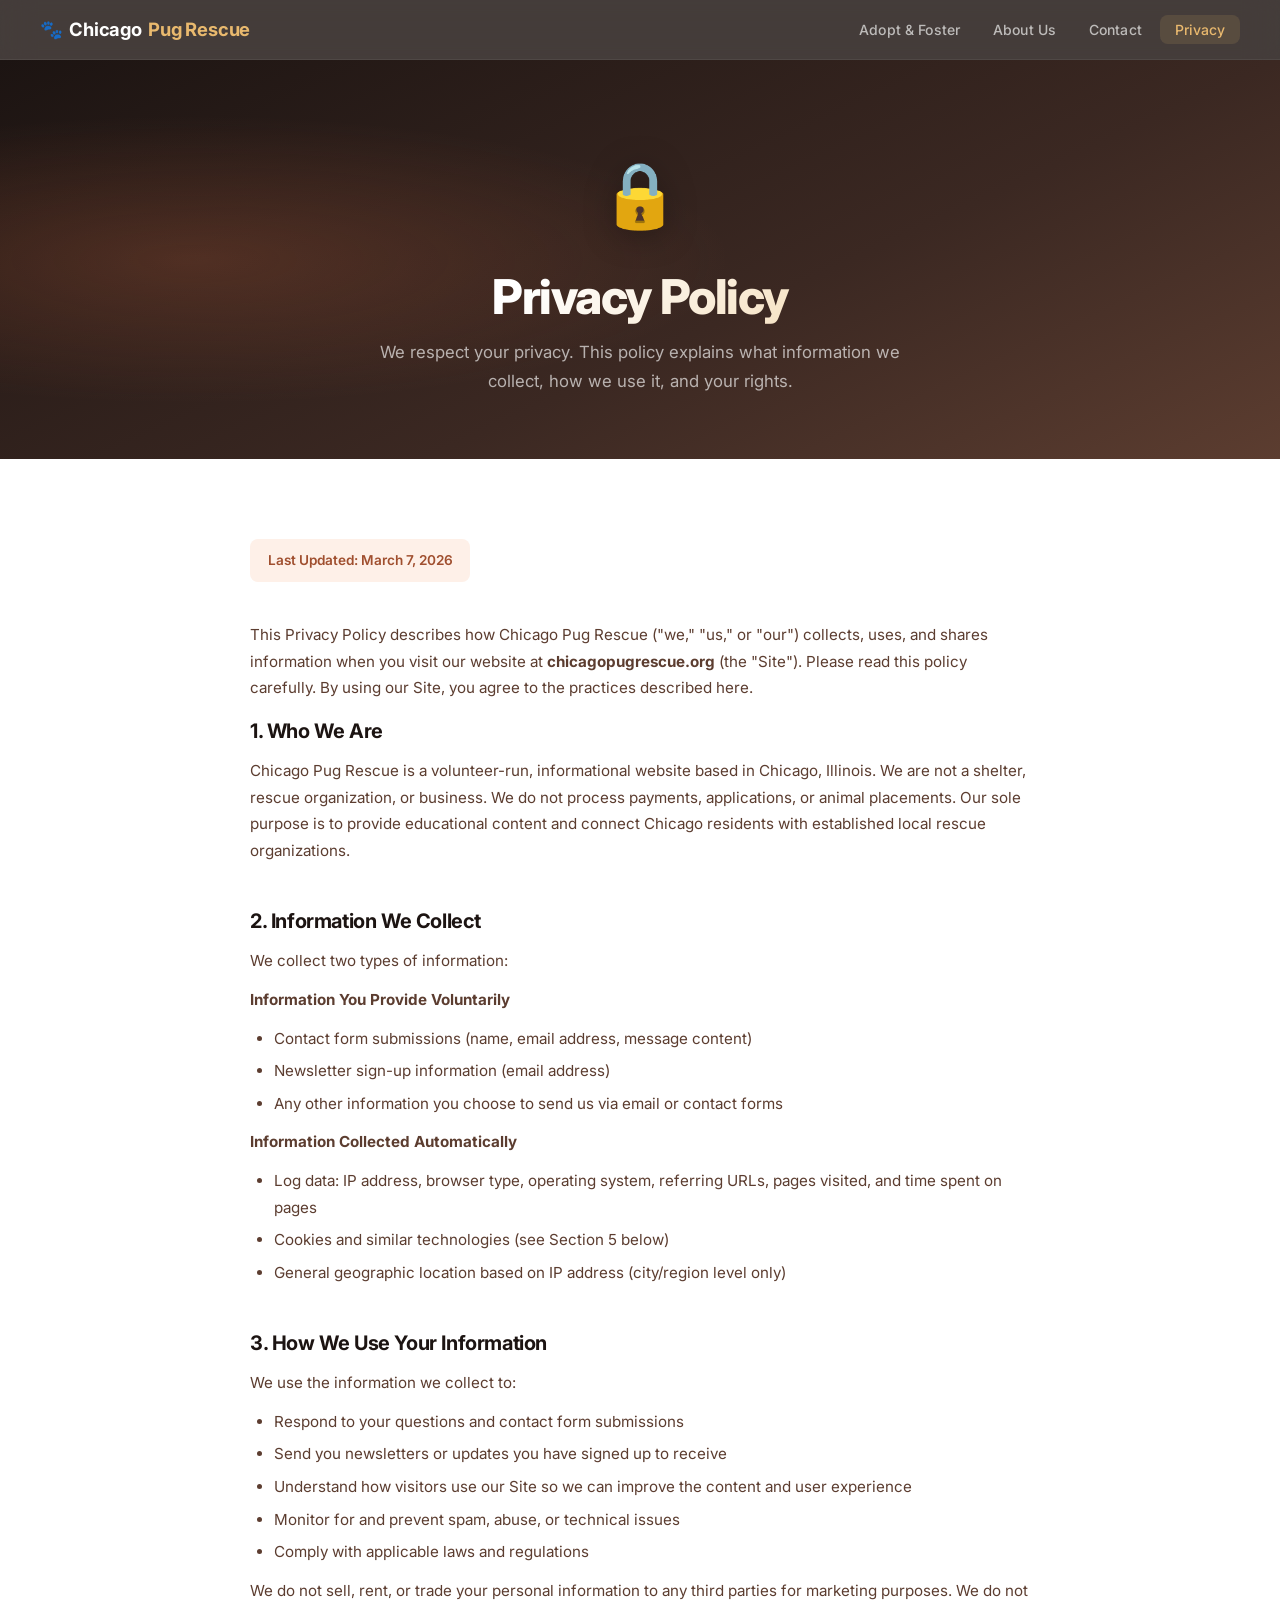
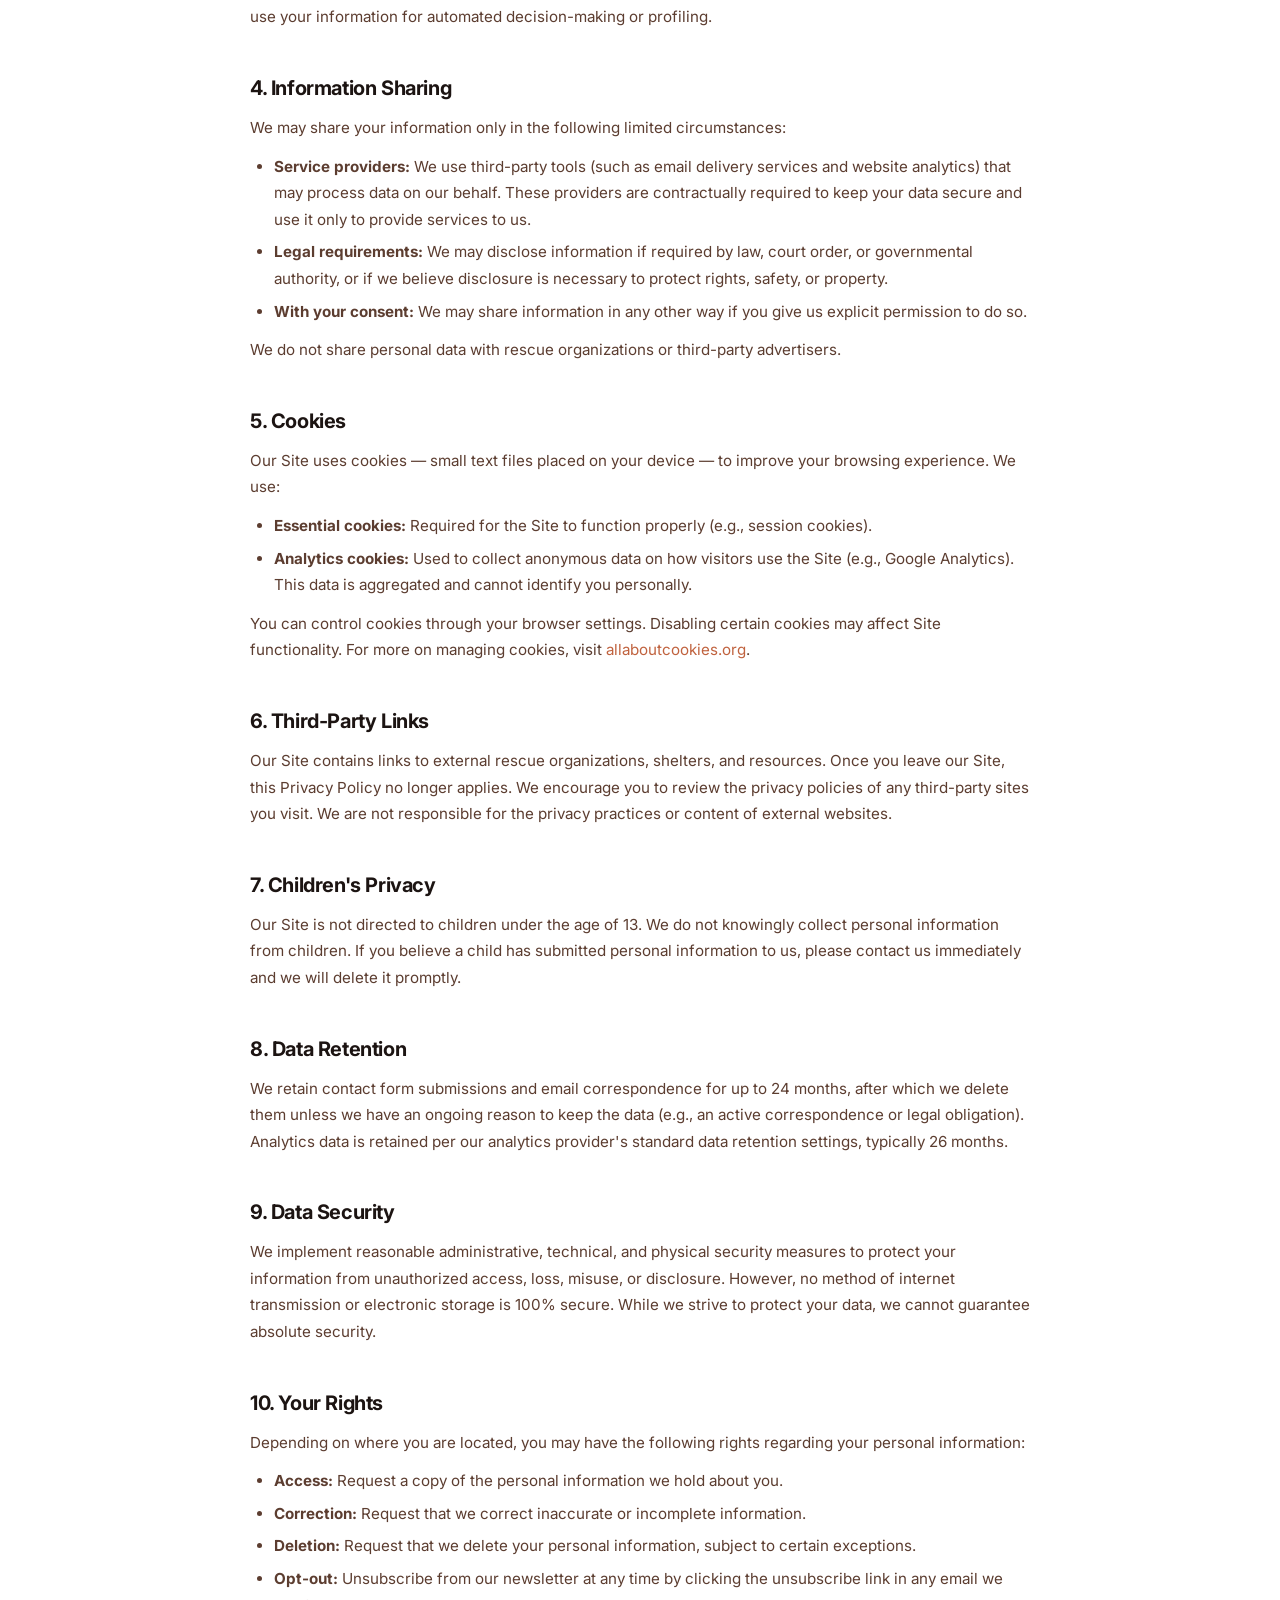
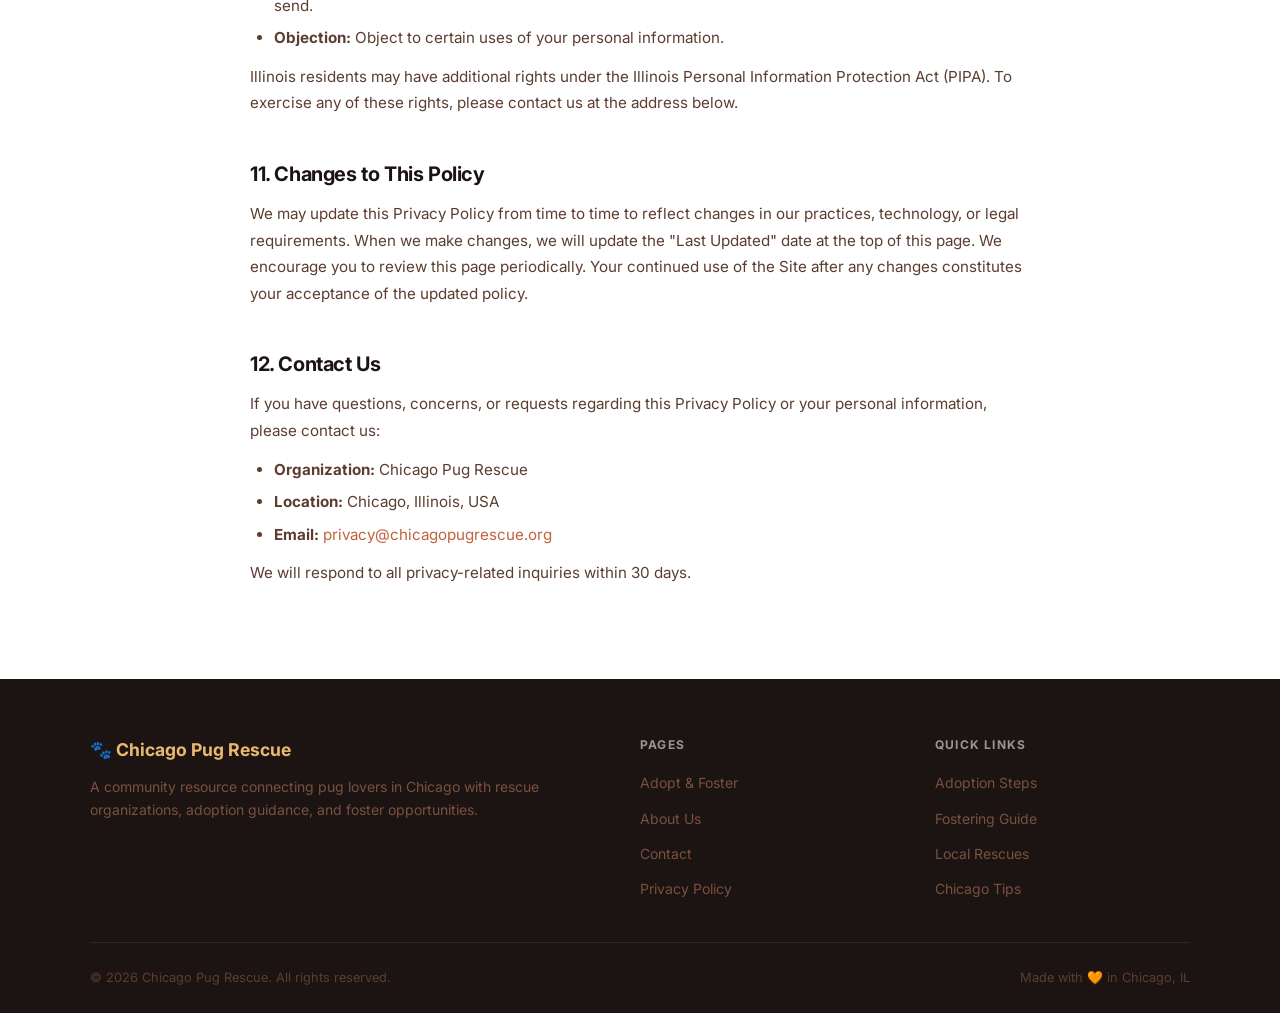
<file: privacy.html>
<!DOCTYPE html>
<html lang="en">
<head>
  <meta charset="UTF-8" />
  <meta name="viewport" content="width=device-width, initial-scale=1.0" />
  <title>Privacy Policy | Chicago Pug Rescue</title>
  <meta name="description" content="Privacy policy for Chicago Pug Rescue — how we collect, use, and protect your information." />
  <link rel="preconnect" href="https://fonts.googleapis.com" />
  <link rel="preconnect" href="https://fonts.gstatic.com" crossorigin />
  <link href="https://fonts.googleapis.com/css2?family=Inter:wght@400;500;600;700;800&display=swap" rel="stylesheet" />
  <link rel="stylesheet" href="styles.css" />
</head>
<body>

  <!-- NAV -->
  <nav>
    <div class="nav-logo">🐾 <span>Chicago</span> Pug Rescue</div>
    <ul class="nav-links">
      <li><a href="index.html">Adopt &amp; Foster</a></li>
      <li><a href="about.html">About Us</a></li>
      <li><a href="contact.html">Contact</a></li>
      <li><a href="privacy.html" class="active">Privacy</a></li>
    </ul>
  </nav>

  <!-- HERO -->
  <header class="privacy-hero">
    <span class="hero-emoji">🔒</span>
    <h1>Privacy Policy</h1>
    <p>We respect your privacy. This policy explains what information we collect, how we use it, and your rights.</p>
  </header>

  <!-- CONTENT -->
  <section class="bg-white">
    <div class="container">
      <div class="privacy-content">

        <span class="privacy-updated">Last Updated: March 7, 2026</span>

        <p>
          This Privacy Policy describes how Chicago Pug Rescue ("we," "us," or "our") collects, uses, and shares information when you visit our website at <strong>chicagopugrescue.org</strong> (the "Site"). Please read this policy carefully. By using our Site, you agree to the practices described here.
        </p>

        <h2>1. Who We Are</h2>
        <p>
          Chicago Pug Rescue is a volunteer-run, informational website based in Chicago, Illinois. We are not a shelter, rescue organization, or business. We do not process payments, applications, or animal placements. Our sole purpose is to provide educational content and connect Chicago residents with established local rescue organizations.
        </p>

        <h2>2. Information We Collect</h2>
        <p>We collect two types of information:</p>

        <p><strong>Information You Provide Voluntarily</strong></p>
        <ul>
          <li>Contact form submissions (name, email address, message content)</li>
          <li>Newsletter sign-up information (email address)</li>
          <li>Any other information you choose to send us via email or contact forms</li>
        </ul>

        <p><strong>Information Collected Automatically</strong></p>
        <ul>
          <li>Log data: IP address, browser type, operating system, referring URLs, pages visited, and time spent on pages</li>
          <li>Cookies and similar technologies (see Section 5 below)</li>
          <li>General geographic location based on IP address (city/region level only)</li>
        </ul>

        <h2>3. How We Use Your Information</h2>
        <p>We use the information we collect to:</p>
        <ul>
          <li>Respond to your questions and contact form submissions</li>
          <li>Send you newsletters or updates you have signed up to receive</li>
          <li>Understand how visitors use our Site so we can improve the content and user experience</li>
          <li>Monitor for and prevent spam, abuse, or technical issues</li>
          <li>Comply with applicable laws and regulations</li>
        </ul>
        <p>
          We do not sell, rent, or trade your personal information to any third parties for marketing purposes. We do not use your information for automated decision-making or profiling.
        </p>

        <h2>4. Information Sharing</h2>
        <p>We may share your information only in the following limited circumstances:</p>
        <ul>
          <li><strong>Service providers:</strong> We use third-party tools (such as email delivery services and website analytics) that may process data on our behalf. These providers are contractually required to keep your data secure and use it only to provide services to us.</li>
          <li><strong>Legal requirements:</strong> We may disclose information if required by law, court order, or governmental authority, or if we believe disclosure is necessary to protect rights, safety, or property.</li>
          <li><strong>With your consent:</strong> We may share information in any other way if you give us explicit permission to do so.</li>
        </ul>
        <p>
          We do not share personal data with rescue organizations or third-party advertisers.
        </p>

        <h2>5. Cookies</h2>
        <p>
          Our Site uses cookies — small text files placed on your device — to improve your browsing experience. We use:
        </p>
        <ul>
          <li><strong>Essential cookies:</strong> Required for the Site to function properly (e.g., session cookies).</li>
          <li><strong>Analytics cookies:</strong> Used to collect anonymous data on how visitors use the Site (e.g., Google Analytics). This data is aggregated and cannot identify you personally.</li>
        </ul>
        <p>
          You can control cookies through your browser settings. Disabling certain cookies may affect Site functionality. For more on managing cookies, visit <a href="https://www.allaboutcookies.org" target="_blank" rel="noopener">allaboutcookies.org</a>.
        </p>

        <h2>6. Third-Party Links</h2>
        <p>
          Our Site contains links to external rescue organizations, shelters, and resources. Once you leave our Site, this Privacy Policy no longer applies. We encourage you to review the privacy policies of any third-party sites you visit. We are not responsible for the privacy practices or content of external websites.
        </p>

        <h2>7. Children's Privacy</h2>
        <p>
          Our Site is not directed to children under the age of 13. We do not knowingly collect personal information from children. If you believe a child has submitted personal information to us, please contact us immediately and we will delete it promptly.
        </p>

        <h2>8. Data Retention</h2>
        <p>
          We retain contact form submissions and email correspondence for up to 24 months, after which we delete them unless we have an ongoing reason to keep the data (e.g., an active correspondence or legal obligation). Analytics data is retained per our analytics provider's standard data retention settings, typically 26 months.
        </p>

        <h2>9. Data Security</h2>
        <p>
          We implement reasonable administrative, technical, and physical security measures to protect your information from unauthorized access, loss, misuse, or disclosure. However, no method of internet transmission or electronic storage is 100% secure. While we strive to protect your data, we cannot guarantee absolute security.
        </p>

        <h2>10. Your Rights</h2>
        <p>
          Depending on where you are located, you may have the following rights regarding your personal information:
        </p>
        <ul>
          <li><strong>Access:</strong> Request a copy of the personal information we hold about you.</li>
          <li><strong>Correction:</strong> Request that we correct inaccurate or incomplete information.</li>
          <li><strong>Deletion:</strong> Request that we delete your personal information, subject to certain exceptions.</li>
          <li><strong>Opt-out:</strong> Unsubscribe from our newsletter at any time by clicking the unsubscribe link in any email we send.</li>
          <li><strong>Objection:</strong> Object to certain uses of your personal information.</li>
        </ul>
        <p>
          Illinois residents may have additional rights under the Illinois Personal Information Protection Act (PIPA). To exercise any of these rights, please contact us at the address below.
        </p>

        <h2>11. Changes to This Policy</h2>
        <p>
          We may update this Privacy Policy from time to time to reflect changes in our practices, technology, or legal requirements. When we make changes, we will update the "Last Updated" date at the top of this page. We encourage you to review this page periodically. Your continued use of the Site after any changes constitutes your acceptance of the updated policy.
        </p>

        <h2>12. Contact Us</h2>
        <p>
          If you have questions, concerns, or requests regarding this Privacy Policy or your personal information, please contact us:
        </p>
        <ul>
          <li><strong>Organization:</strong> Chicago Pug Rescue</li>
          <li><strong>Location:</strong> Chicago, Illinois, USA</li>
          <li><strong>Email:</strong> <a href="mailto:privacy@chicagopugrescue.org">privacy@chicagopugrescue.org</a></li>
        </ul>
        <p>
          We will respond to all privacy-related inquiries within 30 days.
        </p>

      </div>
    </div>
  </section>

  <!-- FOOTER -->
  <footer>
    <div class="footer-inner">
      <div>
        <div class="footer-brand">🐾 Chicago Pug Rescue</div>
        <p>A community resource connecting pug lovers in Chicago with rescue organizations, adoption guidance, and foster opportunities.</p>
      </div>
      <div>
        <h4>Pages</h4>
        <ul class="footer-links">
          <li><a href="index.html">Adopt &amp; Foster</a></li>
          <li><a href="about.html">About Us</a></li>
          <li><a href="contact.html">Contact</a></li>
          <li><a href="privacy.html">Privacy Policy</a></li>
        </ul>
      </div>
      <div>
        <h4>Quick Links</h4>
        <ul class="footer-links">
          <li><a href="index.html#adopt">Adoption Steps</a></li>
          <li><a href="index.html#foster">Fostering Guide</a></li>
          <li><a href="index.html#organizations">Local Rescues</a></li>
          <li><a href="index.html#chicago-tips">Chicago Tips</a></li>
        </ul>
      </div>
    </div>
    <div class="footer-bottom">
      <span>&copy; 2026 Chicago Pug Rescue. All rights reserved.</span>
      <span>Made with 🧡 in Chicago, IL</span>
    </div>
  </footer>

</body>
</html>
</file>
<file: styles.css>
/* ===== DESIGN TOKENS ===== */
:root {
  --brown-950: #1c1412;
  --brown-900: #2d1f1a;
  --brown-800: #3b2822;
  --brown-700: #5c3d30;
  --brown-600: #7a5040;
  --brown-400: #b07a68;
  --brown-200: #dfc4b8;
  --brown-100: #f2e8e2;
  --brown-50:  #faf5f2;

  --accent:       #c0623e;
  --accent-dark:  #a04f2f;
  --accent-light: #e8936e;
  --gold:         #e9b96e;

  --text-primary:   #1c1412;
  --text-secondary: #5c3d30;
  --text-muted:     #8a6a5e;

  --radius-sm:  8px;
  --radius-md:  14px;
  --radius-lg:  20px;
  --radius-xl:  28px;

  --shadow-sm:  0 1px 3px rgba(28,20,18,.06), 0 1px 2px rgba(28,20,18,.04);
  --shadow-md:  0 4px 16px rgba(28,20,18,.08), 0 1px 4px rgba(28,20,18,.04);
  --shadow-lg:  0 12px 40px rgba(28,20,18,.12), 0 4px 12px rgba(28,20,18,.06);

  --transition: 0.2s cubic-bezier(.4,0,.2,1);
}

/* ===== RESET & BASE ===== */
*, *::before, *::after {
  box-sizing: border-box;
  margin: 0;
  padding: 0;
}

html { scroll-behavior: smooth; }

body {
  font-family: 'Inter', 'Segoe UI', system-ui, sans-serif;
  color: var(--text-primary);
  background: var(--brown-50);
  line-height: 1.7;
  -webkit-font-smoothing: antialiased;
}

a {
  color: var(--accent);
  text-decoration: none;
  transition: color var(--transition);
}
a:hover { color: var(--accent-dark); text-decoration: underline; }

img { max-width: 100%; display: block; }

/* ===== NAV ===== */
nav {
  background: rgba(28, 20, 18, 0.82);
  backdrop-filter: blur(16px) saturate(180%);
  -webkit-backdrop-filter: blur(16px) saturate(180%);
  padding: 0 2.5rem;
  position: sticky;
  top: 0;
  z-index: 100;
  display: flex;
  align-items: center;
  justify-content: space-between;
  height: 60px;
  border-bottom: 1px solid rgba(255,255,255,0.06);
}

.nav-logo {
  font-size: 1.15rem;
  font-weight: 700;
  color: var(--gold);
  letter-spacing: -0.2px;
  display: flex;
  align-items: center;
  gap: 0.4rem;
}
.nav-logo span { color: #fff; }

.nav-links {
  list-style: none;
  display: flex;
  gap: 0.25rem;
}
.nav-links a {
  color: rgba(255,255,255,0.65);
  font-weight: 500;
  font-size: 0.875rem;
  padding: 0.4rem 0.9rem;
  border-radius: var(--radius-sm);
  transition: color var(--transition), background var(--transition);
  letter-spacing: 0.01em;
}
.nav-links a:hover {
  color: #fff;
  background: rgba(255,255,255,0.08);
  text-decoration: none;
}
.nav-links a.active {
  color: var(--gold);
  background: rgba(233,185,110,0.12);
}

/* ===== HERO ===== */
.hero {
  background:
    radial-gradient(ellipse 80% 60% at 20% 40%, rgba(192,98,62,.35) 0%, transparent 60%),
    radial-gradient(ellipse 60% 80% at 80% 60%, rgba(90,40,24,.5) 0%, transparent 60%),
    linear-gradient(155deg, #1c1412 0%, #3b2822 45%, #5c3d30 100%);
  color: #fff;
  text-align: center;
  padding: 7rem 2rem 5.5rem;
  position: relative;
  overflow: hidden;
}
.hero::after {
  content: '';
  position: absolute;
  inset: 0;
  background: url("data:image/svg+xml,%3Csvg viewBox='0 0 200 200' xmlns='http://www.w3.org/2000/svg'%3E%3Cfilter id='n'%3E%3CfeTurbulence type='fractalNoise' baseFrequency='0.75' numOctaves='4' stitchTiles='stitch'/%3E%3C/filter%3E%3Crect width='100%25' height='100%25' filter='url(%23n)' opacity='0.04'/%3E%3C/svg%3E");
  pointer-events: none;
}

.hero-emoji {
  font-size: 4rem;
  margin-bottom: 1.25rem;
  display: block;
  filter: drop-shadow(0 4px 16px rgba(0,0,0,.3));
}
.hero h1 {
  font-size: clamp(2.2rem, 5vw, 3.8rem);
  font-weight: 800;
  letter-spacing: -0.03em;
  line-height: 1.1;
  margin-bottom: 1.25rem;
  background: linear-gradient(135deg, #fff 40%, var(--gold));
  -webkit-background-clip: text;
  -webkit-text-fill-color: transparent;
  background-clip: text;
}
.hero p {
  font-size: 1.125rem;
  max-width: 560px;
  margin: 0 auto 2.5rem;
  opacity: 0.8;
  line-height: 1.65;
}
.hero-btns {
  display: flex;
  gap: 0.875rem;
  justify-content: center;
  flex-wrap: wrap;
}

/* ===== ABOUT / CONTACT / PRIVACY HEROES ===== */
.about-hero,
.contact-hero,
.privacy-hero {
  background:
    radial-gradient(ellipse 70% 60% at 15% 50%, rgba(192,98,62,.25) 0%, transparent 60%),
    linear-gradient(155deg, #1c1412 0%, #3b2822 60%, #5c3d30 100%);
  color: #fff;
  text-align: center;
  padding: 5rem 2rem 4rem;
}
.about-hero h1,
.contact-hero h1,
.privacy-hero h1 {
  font-size: clamp(1.9rem, 4vw, 3rem);
  font-weight: 800;
  letter-spacing: -0.03em;
  line-height: 1.15;
  margin-bottom: 0.875rem;
  background: linear-gradient(135deg, #fff 40%, var(--gold));
  -webkit-background-clip: text;
  -webkit-text-fill-color: transparent;
  background-clip: text;
}
.about-hero p,
.contact-hero p,
.privacy-hero p {
  opacity: 0.8;
  max-width: 540px;
  margin: 0 auto;
  font-size: 1.05rem;
}

/* ===== BUTTONS ===== */
.btn {
  display: inline-flex;
  align-items: center;
  padding: 0.7rem 1.6rem;
  border-radius: 100px;
  font-weight: 600;
  font-size: 0.9375rem;
  cursor: pointer;
  transition: transform var(--transition), box-shadow var(--transition), background var(--transition), color var(--transition);
  border: 1.5px solid transparent;
  letter-spacing: 0.01em;
}
.btn:hover {
  transform: translateY(-2px);
  text-decoration: none;
}
.btn-primary {
  background: var(--gold);
  color: var(--brown-900);
  box-shadow: 0 2px 12px rgba(233,185,110,.35);
}
.btn-primary:hover {
  background: #f2ca7e;
  box-shadow: 0 6px 24px rgba(233,185,110,.45);
}
.btn-secondary {
  background: rgba(255,255,255,0.1);
  border-color: rgba(255,255,255,0.35);
  color: #fff;
  backdrop-filter: blur(4px);
}
.btn-secondary:hover {
  background: rgba(255,255,255,0.18);
  border-color: rgba(255,255,255,0.55);
}

/* ===== SECTIONS ===== */
section { padding: 5rem 2rem; }

.container {
  max-width: 1100px;
  margin: 0 auto;
}

.section-title {
  font-size: clamp(1.5rem, 2.8vw, 2.1rem);
  font-weight: 800;
  color: var(--text-primary);
  letter-spacing: -0.025em;
  line-height: 1.2;
  margin-bottom: 0.5rem;
}
.section-subtitle {
  color: var(--text-muted);
  font-size: 1rem;
  margin-bottom: 2.5rem;
  max-width: 560px;
}
.divider {
  width: 40px;
  height: 3px;
  background: var(--accent);
  border-radius: 2px;
  margin: 0.75rem 0 1.25rem;
}

/* ===== BG ALTERNATING ===== */
.bg-light  { background: var(--brown-50); }
.bg-white  { background: #fff; }
.bg-warm   { background: var(--brown-100); }

/* ===== CARDS ===== */
.cards-grid {
  display: grid;
  grid-template-columns: repeat(auto-fit, minmax(280px, 1fr));
  gap: 1.25rem;
}
.card {
  background: #fff;
  border-radius: var(--radius-lg);
  padding: 1.75rem;
  box-shadow: var(--shadow-sm);
  border: 1px solid var(--brown-100);
  transition: transform var(--transition), box-shadow var(--transition), border-color var(--transition);
}
.card:hover {
  transform: translateY(-3px);
  box-shadow: var(--shadow-md);
  border-color: var(--brown-200);
}
.card-icon {
  font-size: 2rem;
  margin-bottom: 0.875rem;
}
.card h3 {
  font-size: 1.05rem;
  font-weight: 700;
  margin-bottom: 0.4rem;
  color: var(--text-primary);
  letter-spacing: -0.01em;
}
.card p {
  color: var(--text-secondary);
  font-size: 0.9rem;
  line-height: 1.65;
}

/* ===== ORG LIST ===== */
.org-list {
  display: grid;
  grid-template-columns: repeat(auto-fit, minmax(300px, 1fr));
  gap: 1.25rem;
}
.org-card {
  background: #fff;
  border-radius: var(--radius-lg);
  padding: 1.75rem;
  box-shadow: var(--shadow-sm);
  border: 1px solid var(--brown-100);
  transition: transform var(--transition), box-shadow var(--transition);
  position: relative;
  overflow: hidden;
}
.org-card::before {
  content: '';
  position: absolute;
  left: 0; top: 0; bottom: 0;
  width: 4px;
  background: linear-gradient(180deg, var(--accent), var(--accent-light));
  border-radius: 4px 0 0 4px;
}
.org-card:hover {
  transform: translateY(-3px);
  box-shadow: var(--shadow-md);
}
.org-card h3 {
  font-size: 1.05rem;
  font-weight: 700;
  color: var(--text-primary);
  margin-bottom: 0.4rem;
  letter-spacing: -0.01em;
}
.org-card .org-type {
  display: inline-block;
  background: #fef0e8;
  color: var(--accent-dark);
  font-size: 0.72rem;
  font-weight: 700;
  padding: 0.2rem 0.65rem;
  border-radius: 100px;
  margin-bottom: 0.75rem;
  text-transform: uppercase;
  letter-spacing: 0.06em;
}
.org-card p {
  color: var(--text-secondary);
  font-size: 0.88rem;
  margin-bottom: 0.35rem;
  line-height: 1.6;
}
.org-card a { font-size: 0.88rem; font-weight: 600; }

/* ===== STEPS ===== */
.steps-list {
  counter-reset: steps;
  list-style: none;
  display: flex;
  flex-direction: column;
  gap: 1rem;
  max-width: 720px;
}
.step-item {
  counter-increment: steps;
  display: flex;
  align-items: flex-start;
  gap: 1.25rem;
  background: #fff;
  border-radius: var(--radius-md);
  padding: 1.5rem;
  box-shadow: var(--shadow-sm);
  border: 1px solid var(--brown-100);
  transition: box-shadow var(--transition);
}
.step-item:hover { box-shadow: var(--shadow-md); }
.step-item::before {
  content: counter(steps);
  flex-shrink: 0;
  width: 38px;
  height: 38px;
  background: linear-gradient(135deg, var(--accent), var(--accent-dark));
  color: #fff;
  border-radius: 50%;
  display: flex;
  align-items: center;
  justify-content: center;
  font-weight: 800;
  font-size: 0.95rem;
  box-shadow: 0 2px 8px rgba(192,98,62,.35);
}
.step-item h4 {
  font-weight: 700;
  color: var(--text-primary);
  margin-bottom: 0.2rem;
  letter-spacing: -0.01em;
  font-size: 1rem;
}
.step-item p {
  color: var(--text-secondary);
  font-size: 0.9rem;
}

/* ===== TIPS BOX ===== */
.tips-box {
  background: #fff;
  border-radius: var(--radius-xl);
  padding: 2.75rem;
  border: 1px solid var(--brown-100);
  box-shadow: var(--shadow-md);
}
.tips-grid {
  display: grid;
  grid-template-columns: repeat(auto-fit, minmax(240px, 1fr));
  gap: 1.25rem;
  margin-top: 1.5rem;
}
.tip-item {
  display: flex;
  gap: 0.75rem;
  align-items: flex-start;
  background: var(--brown-50);
  border-radius: var(--radius-md);
  padding: 1rem 1.1rem;
}
.tip-icon {
  font-size: 1.3rem;
  flex-shrink: 0;
  margin-top: 1px;
}
.tip-item p {
  font-size: 0.88rem;
  color: var(--text-secondary);
  line-height: 1.6;
}

/* ===== CTA BANNER ===== */
.cta-banner {
  background: linear-gradient(135deg, var(--brown-900) 0%, var(--accent-dark) 60%, var(--accent) 100%);
  color: #fff;
  text-align: center;
  padding: 5rem 2rem;
  position: relative;
  overflow: hidden;
}
.cta-banner::before {
  content: '';
  position: absolute;
  inset: 0;
  background: radial-gradient(ellipse 70% 80% at 50% 50%, rgba(233,185,110,.1) 0%, transparent 70%);
  pointer-events: none;
}
.cta-banner h2 {
  font-size: clamp(1.6rem, 3vw, 2.4rem);
  font-weight: 800;
  letter-spacing: -0.03em;
  margin-bottom: 0.75rem;
}
.cta-banner p {
  opacity: 0.82;
  margin-bottom: 2rem;
  font-size: 1.05rem;
}

/* ===== ABOUT PAGE ===== */
.team-grid {
  display: grid;
  grid-template-columns: repeat(auto-fit, minmax(220px, 1fr));
  gap: 1.25rem;
}
.team-card {
  background: #fff;
  border-radius: var(--radius-lg);
  padding: 2rem 1.75rem;
  text-align: center;
  box-shadow: var(--shadow-sm);
  border: 1px solid var(--brown-100);
  transition: transform var(--transition), box-shadow var(--transition);
}
.team-card:hover {
  transform: translateY(-3px);
  box-shadow: var(--shadow-md);
}
.team-avatar {
  font-size: 3rem;
  margin-bottom: 0.875rem;
  width: 72px;
  height: 72px;
  background: var(--brown-100);
  border-radius: 50%;
  display: flex;
  align-items: center;
  justify-content: center;
  margin: 0 auto 1rem;
}
.team-card h3 {
  font-size: 1.05rem;
  font-weight: 700;
  color: var(--text-primary);
  letter-spacing: -0.01em;
}
.team-card .role {
  color: var(--accent);
  font-size: 0.78rem;
  font-weight: 700;
  text-transform: uppercase;
  letter-spacing: 0.07em;
  margin-bottom: 0.625rem;
}
.team-card p {
  color: var(--text-secondary);
  font-size: 0.88rem;
  line-height: 1.6;
}

.values-grid {
  display: grid;
  grid-template-columns: repeat(auto-fit, minmax(200px, 1fr));
  gap: 1.25rem;
}
.value-item {
  text-align: center;
  padding: 1.75rem 1.25rem;
  background: #fff;
  border-radius: var(--radius-lg);
  box-shadow: var(--shadow-sm);
  border: 1px solid var(--brown-100);
  transition: transform var(--transition);
}
.value-item:hover { transform: translateY(-2px); }
.value-item .v-icon { font-size: 2rem; margin-bottom: 0.75rem; }
.value-item h4 {
  font-weight: 700;
  color: var(--text-primary);
  margin-bottom: 0.35rem;
  font-size: 0.95rem;
  letter-spacing: -0.01em;
}
.value-item p {
  color: var(--text-secondary);
  font-size: 0.85rem;
  line-height: 1.6;
}

/* ===== PRIVACY PAGE ===== */
.privacy-hero p { color: rgba(255,255,255,0.8); }

.privacy-content {
  max-width: 780px;
  margin: 0 auto;
}
.privacy-content h2 {
  font-size: 1.25rem;
  font-weight: 700;
  color: var(--text-primary);
  margin: 2.5rem 0 0.625rem;
  letter-spacing: -0.02em;
}
.privacy-content h2:first-of-type { margin-top: 0; }
.privacy-content p,
.privacy-content li {
  color: var(--text-secondary);
  font-size: 0.95rem;
  margin-bottom: 0.75rem;
  line-height: 1.75;
}
.privacy-content ul {
  padding-left: 1.5rem;
  margin-bottom: 0.75rem;
}
.privacy-content li { margin-bottom: 0.375rem; }
.privacy-updated {
  background: #fef0e8;
  color: var(--accent-dark);
  border-radius: var(--radius-sm);
  padding: 0.625rem 1.1rem;
  font-size: 0.85rem;
  font-weight: 600;
  margin-bottom: 2.5rem;
  display: inline-block;
}

/* ===== CONTACT PAGE ===== */
.contact-layout {
  display: grid;
  grid-template-columns: 1fr 320px;
  gap: 3rem;
  align-items: start;
}
.contact-form-wrap { min-width: 0; }
.contact-form {
  display: flex;
  flex-direction: column;
  gap: 1.125rem;
  margin-top: 1.5rem;
}
.form-group {
  display: flex;
  flex-direction: column;
  gap: 0.375rem;
}
.form-group label {
  font-weight: 600;
  color: var(--text-primary);
  font-size: 0.875rem;
}
.required { color: var(--accent); }
.form-group input,
.form-group select,
.form-group textarea {
  padding: 0.65rem 0.9rem;
  border: 1.5px solid var(--brown-200);
  border-radius: var(--radius-sm);
  font-family: inherit;
  font-size: 0.9375rem;
  color: var(--text-primary);
  background: #fff;
  transition: border-color var(--transition), box-shadow var(--transition);
  width: 100%;
}
.form-group input:focus,
.form-group select:focus,
.form-group textarea:focus {
  outline: none;
  border-color: var(--accent);
  box-shadow: 0 0 0 3px rgba(192,98,62,.12);
}
.form-group textarea {
  resize: vertical;
  min-height: 130px;
}
.form-check { flex-direction: row; align-items: center; }
.checkbox-label {
  display: flex;
  align-items: center;
  gap: 0.6rem;
  cursor: pointer;
  font-weight: 400;
  color: var(--text-secondary);
  font-size: 0.9rem;
}
.checkbox-label input[type="checkbox"] {
  width: 16px;
  height: 16px;
  flex-shrink: 0;
  accent-color: var(--accent);
  cursor: pointer;
}
.btn-submit {
  align-self: flex-start;
  background: linear-gradient(135deg, var(--accent), var(--accent-dark));
  color: #fff;
  border: none;
  padding: 0.75rem 2rem;
  border-radius: 100px;
  font-size: 0.9375rem;
  font-weight: 700;
  cursor: pointer;
  transition: transform var(--transition), box-shadow var(--transition);
  box-shadow: 0 2px 12px rgba(192,98,62,.3);
  letter-spacing: 0.01em;
}
.btn-submit:hover {
  transform: translateY(-2px);
  box-shadow: 0 6px 24px rgba(192,98,62,.4);
}
.contact-sidebar {
  display: flex;
  flex-direction: column;
  gap: 0.875rem;
  position: sticky;
  top: 80px;
}
.contact-info-card {
  background: #fff;
  border: 1px solid var(--brown-100);
  border-radius: var(--radius-md);
  padding: 1.375rem;
  box-shadow: var(--shadow-sm);
}
.contact-info-icon { font-size: 1.5rem; margin-bottom: 0.5rem; }
.contact-info-card h3 {
  font-size: 0.9375rem;
  font-weight: 700;
  color: var(--text-primary);
  margin-bottom: 0.35rem;
  letter-spacing: -0.01em;
}
.contact-info-card p {
  color: var(--text-secondary);
  font-size: 0.875rem;
  margin-bottom: 0.25rem;
  line-height: 1.6;
}

/* ===== FOOTER ===== */
footer {
  background: var(--brown-950);
  color: var(--brown-400);
  padding: 3.5rem 2rem 1.5rem;
}
.footer-inner {
  max-width: 1100px;
  margin: 0 auto;
  display: grid;
  grid-template-columns: 2fr 1fr 1fr;
  gap: 2.5rem;
  padding-bottom: 2.5rem;
  border-bottom: 1px solid rgba(255,255,255,0.07);
}
.footer-brand {
  font-size: 1.1rem;
  font-weight: 700;
  color: var(--gold);
  margin-bottom: 0.625rem;
  display: flex;
  align-items: center;
  gap: 0.375rem;
}
.footer-inner p {
  font-size: 0.875rem;
  color: var(--brown-600);
  line-height: 1.65;
}
.footer-inner h4 {
  color: rgba(255,255,255,0.55);
  font-size: 0.75rem;
  font-weight: 700;
  margin-bottom: 0.875rem;
  text-transform: uppercase;
  letter-spacing: 0.1em;
}
.footer-links {
  list-style: none;
  display: flex;
  flex-direction: column;
  gap: 0.5rem;
}
.footer-links a {
  color: var(--brown-600);
  font-size: 0.875rem;
  transition: color var(--transition);
}
.footer-links a:hover {
  color: var(--gold);
  text-decoration: none;
}
.footer-bottom {
  max-width: 1100px;
  margin: 1.5rem auto 0;
  display: flex;
  justify-content: space-between;
  align-items: center;
  font-size: 0.8rem;
  color: var(--brown-700);
  flex-wrap: wrap;
  gap: 0.5rem;
}

/* ===== RESPONSIVE ===== */
@media (max-width: 768px) {
  nav { padding: 0 1.25rem; }
  .nav-links { gap: 0; }
  .nav-links a { padding: 0.4rem 0.6rem; font-size: 0.8rem; }
  .hero { padding: 5rem 1.5rem 4rem; }
  .tips-box { padding: 1.75rem; }
  .footer-inner { grid-template-columns: 1fr; gap: 1.75rem; }
  .footer-bottom { flex-direction: column; text-align: center; }
  .contact-layout { grid-template-columns: 1fr; }
  .contact-sidebar { position: static; }
}
</file>
